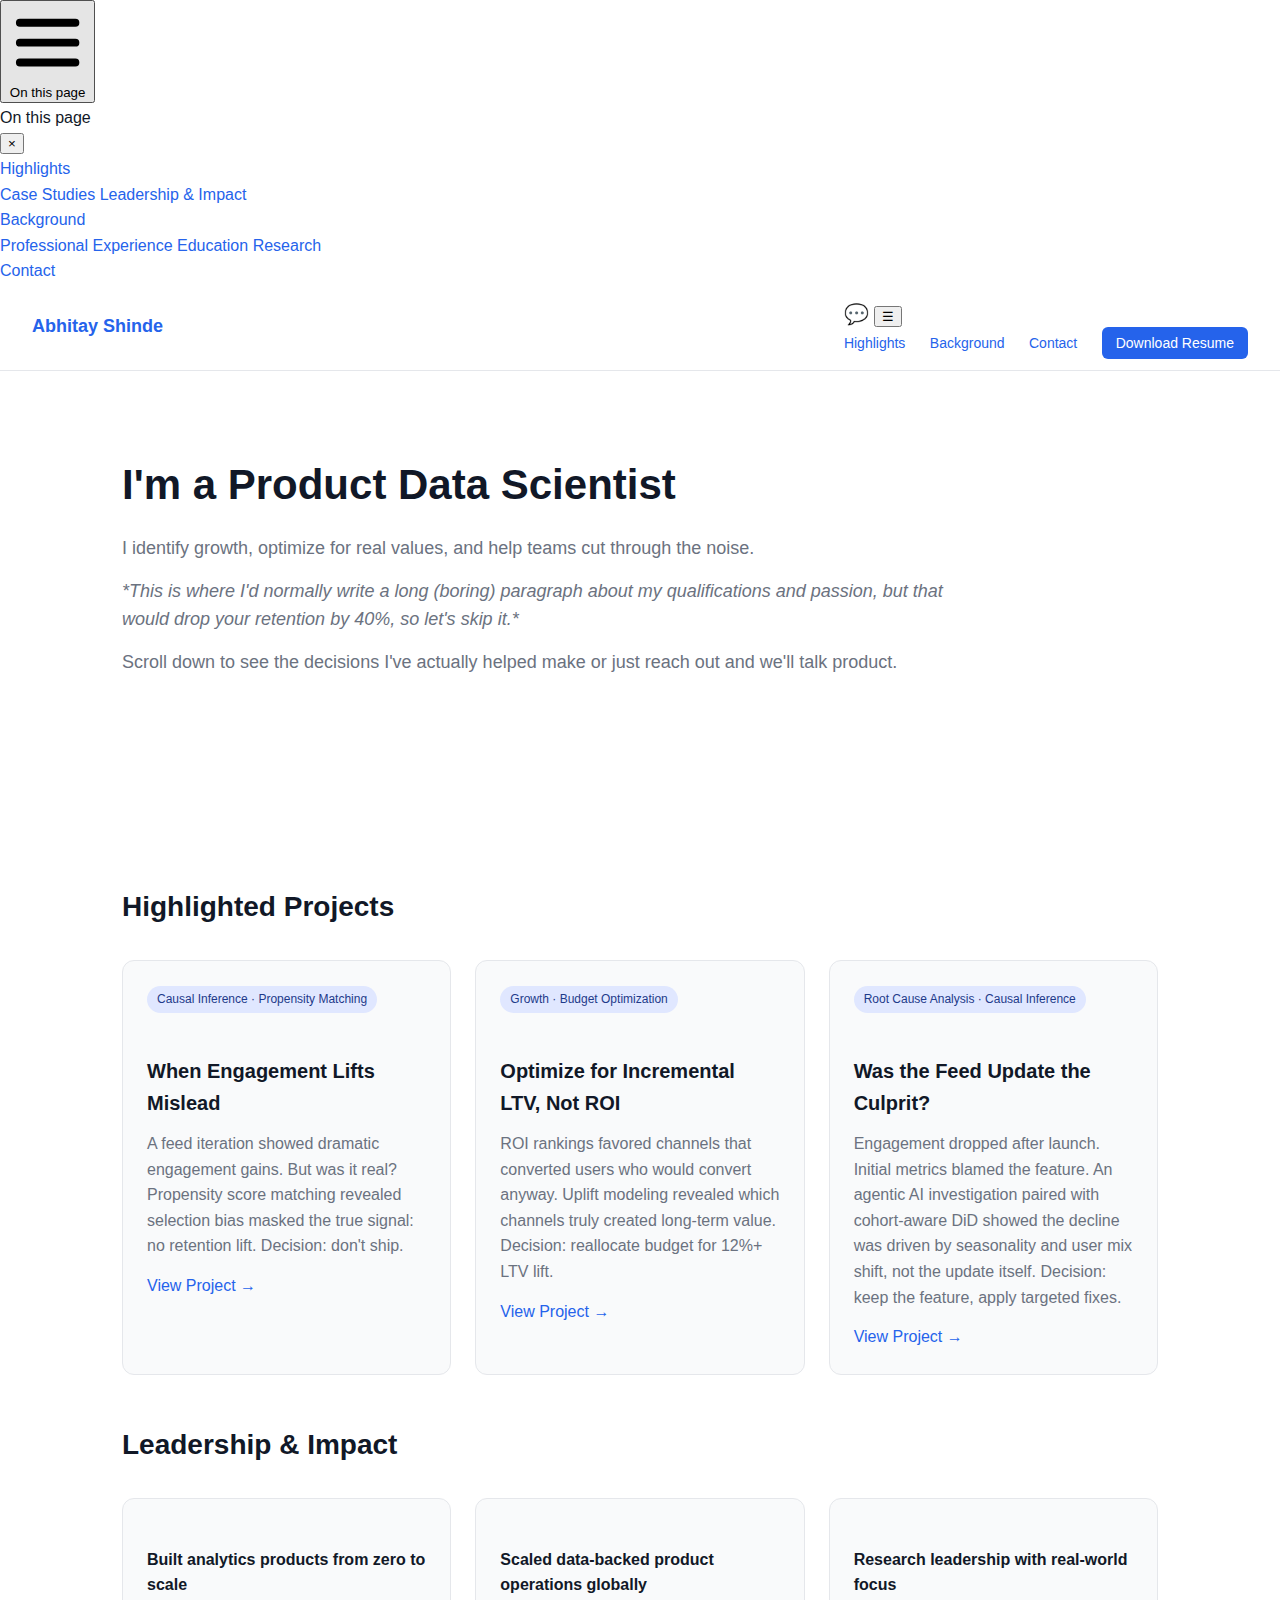
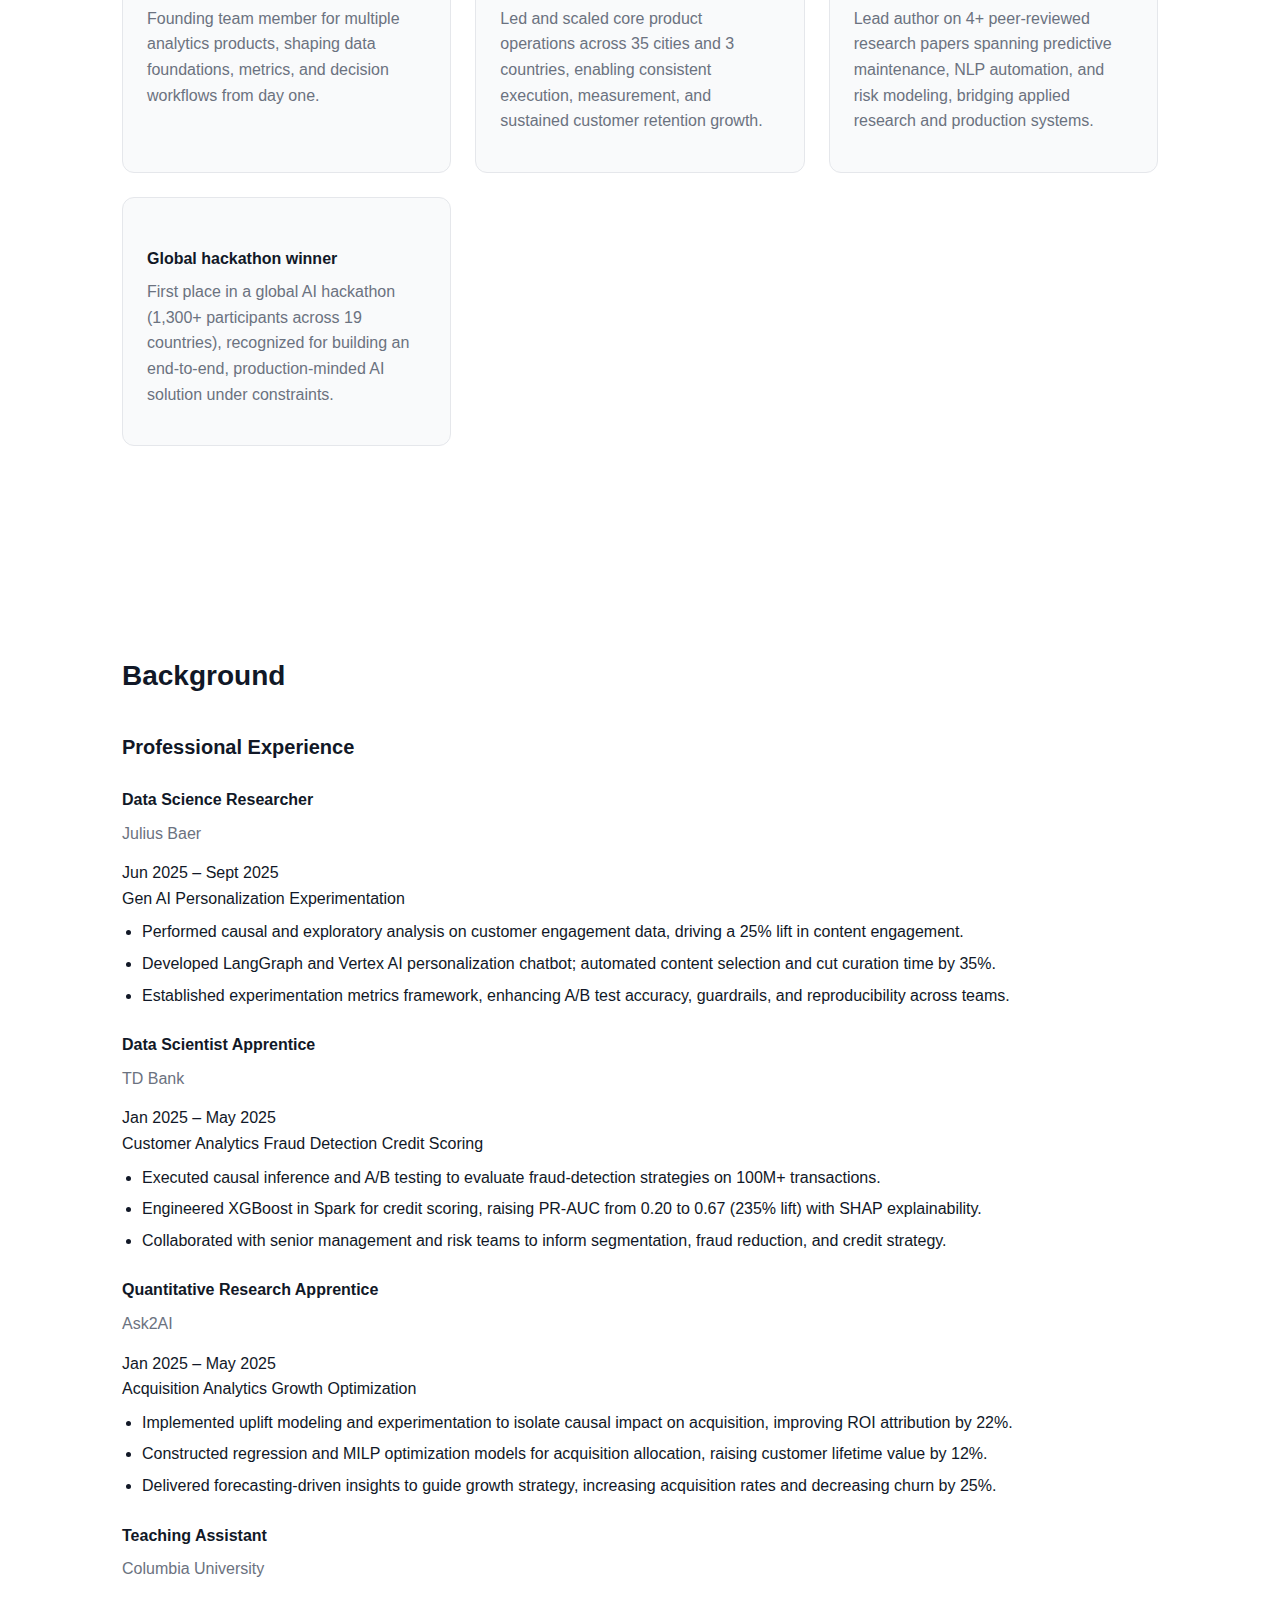
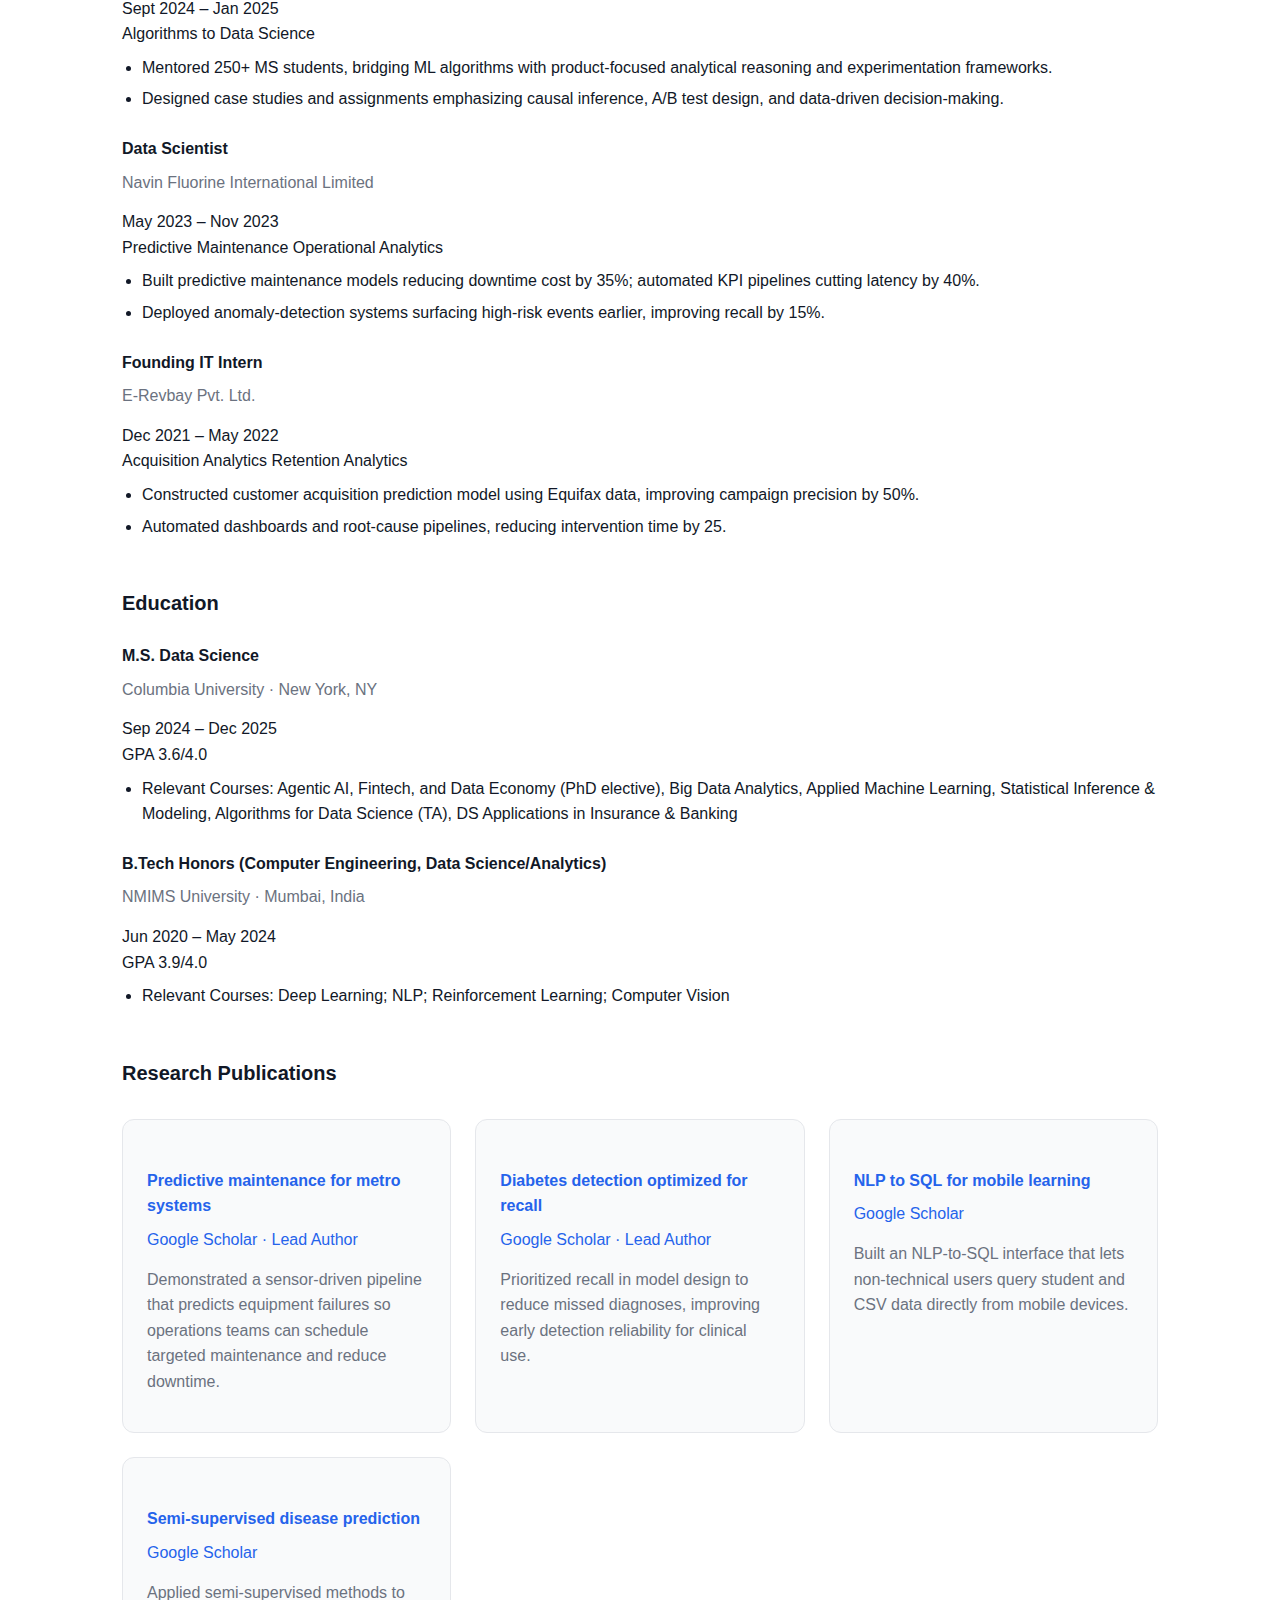
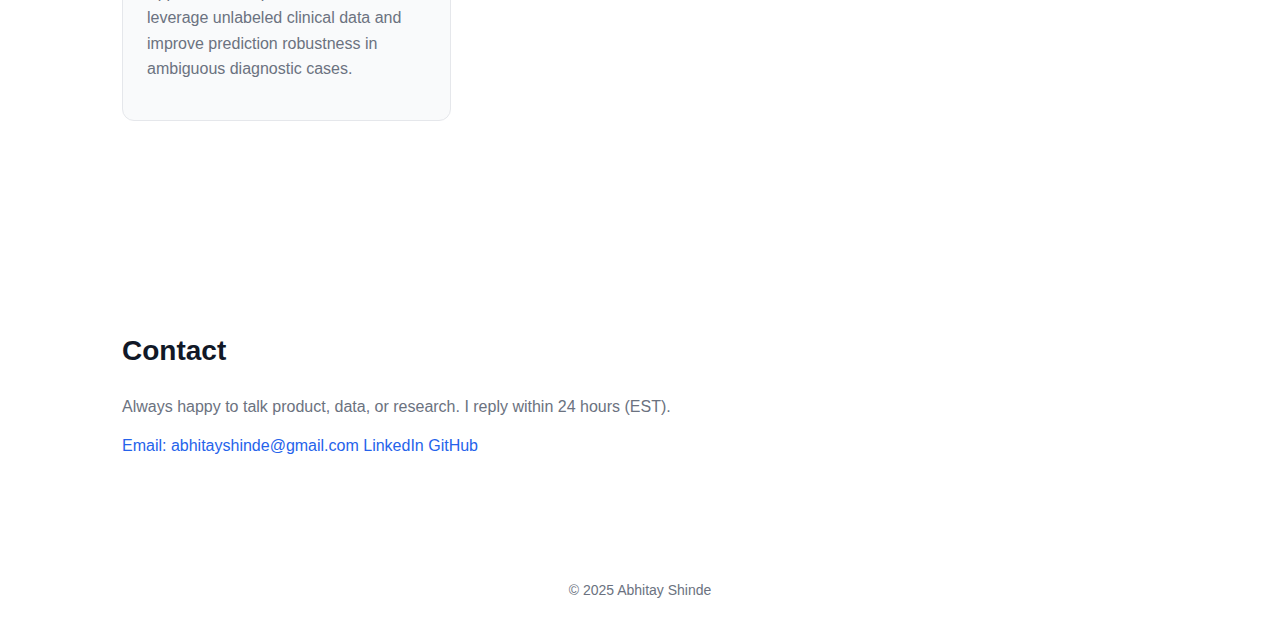
<file: docs/index.html>
<!DOCTYPE html>
<html lang="en">
<head>
  <meta charset="UTF-8" />
  <meta name="viewport" content="width=device-width, initial-scale=1.0"/>
  <meta name="description" content="Product Data Scientist specializing in causal inference, growth optimization, and data-driven decision making. View case studies on propensity matching, uplift modeling, and root cause analysis." />
  <title>Abhitay Shinde | Product Data Scientist</title>
  <link rel="icon" type="image/svg+xml" href="favicon/favicon.svg">
  <link rel="icon" type="image/png" sizes="96x96" href="favicon/favicon-96x96.png">
  <link rel="icon" type="image/png" sizes="192x192" href="favicon/web-app-manifest-192x192.png">
  <link rel="icon" type="image/png" sizes="512x512" href="favicon/web-app-manifest-512x512.png">
  <link rel="apple-touch-icon" href="favicon/apple-touch-icon.png">
  <link rel="shortcut icon" href="favicon/favicon.ico">
  <link rel="stylesheet" href="styles/main.css">
</head>

<body>

  <aside class="side-index collapsible" aria-label="Page index">
    <button class="side-index-toggle" aria-expanded="false" aria-label="Open section list">
      <span class="side-index-icon" aria-hidden="true">
        <svg viewBox="0 0 20 20" xmlns="http://www.w3.org/2000/svg" aria-hidden="true">
          <path d="M3 5h14M3 10h14M3 15h14" stroke="currentColor" stroke-width="2" stroke-linecap="round"/>
        </svg>
      </span>
      <span class="side-index-label">On this page</span>
    </button>
    <div class="side-index-body" hidden>
      <div class="side-index-header">
        <div class="side-index-title">On this page</div>
        <button class="side-index-close" type="button" aria-label="Close section list">×</button>
      </div>
      <div class="side-index-group">
        <a class="side-index-parent" href="#projects">Highlights</a>
        <div class="side-index-children">
          <a href="#case-studies">Case Studies</a>
          <a href="#leadership">Leadership & Impact</a>
        </div>
      </div>
      <div class="side-index-group">
        <a class="side-index-parent" href="#experience">Background</a>
        <div class="side-index-children">
          <a href="#professional-experience">Professional Experience</a>
          <a href="#education">Education</a>
          <a href="#research">Research</a>
        </div>
      </div>
      <a href="#contact">Contact</a>
    </div>
  </aside>

  <!-- NAVBAR -->
  <nav>
    <div class="left"><a href="index.html">Abhitay Shinde</a></div>
    <div class="right">
      <!-- Mobile contact icon -->
      <a
        href="#contact"
        class="nav-contact-icon"
        aria-label="Contact"
        title="Contact"
        style = "font-size: 20px;"
      >
        💬
      </a>
      <button class="nav-toggle" aria-expanded="false" aria-label="Toggle navigation">☰</button>
      <div class="nav-links">
        <a href="#projects">Highlights</a>
        <a href="#experience">Background</a>
        <a href="#contact">Contact</a>
        <a class="btn" href="Shinde Resume.pdf" target="_blank">Download Resume</a>
      </div>
    </div>
  </nav>

   

  <section class="hero">
    <h1>I'm a Product Data Scientist</h1>

  <p class="lead">
    I identify growth, optimize for real values, and help teams cut through the noise.
  </p>

  <div class="hero-joke">
    <p>
      <em>*This is where I'd normally write a long (boring) paragraph about my qualifications and passion, but that would drop your retention by 40%, so let's skip it.*</em>
    </p>
  </div>

  <p class="hero-cta">
    Scroll down to see the decisions I've actually helped make or just reach out and we'll talk product.
  </p>
</section>
</section>

  <!-- PROJECT HIGHLIGHTS -->
  <section id="projects">
    <h2>Highlighted Projects</h2>

    <div id="case-studies" class="cards">
      <div class="card">
        <span class="tag">Causal Inference · Propensity Matching</span>
        <h3>When Engagement Lifts Mislead</h3>
        <p>
          A feed iteration showed dramatic engagement gains. But was it real? Propensity score matching
          revealed selection bias masked the true signal: no retention lift. Decision: don't ship.
        </p>
        <a href="feature-impact.html">View Project →</a>
      </div>

      <div class="card">
        <span class="tag">Growth · Budget Optimization</span>
        <h3>Optimize for Incremental LTV, Not ROI</h3>
        <p>
          ROI rankings favored channels that converted users who would convert anyway. Uplift modeling
          revealed which channels truly created long-term value. Decision: reallocate budget for 12%+ LTV lift.
        </p>
        <a href="growth-allocation.html">View Project →</a>
      </div>

      <div class="card">
        <span class="tag">Root Cause Analysis · Causal Inference</span>
        <h3>Was the Feed Update the Culprit?</h3>
        <p>
Engagement dropped after launch. Initial metrics blamed the feature. An agentic AI investigation paired with cohort-aware DiD showed the decline was driven by seasonality and user mix shift, not the update itself. Decision: keep the feature, apply targeted fixes. </p>
        <a href="ai-insights-copilot.html">View Project →</a>
      </div>
    </div>

    <div id="leadership" style="margin-top: 48px;">
  <h2>Leadership & Impact</h2>

  <div class="cards leadership-cards">
    <div class="card leadership-card">
      <h4>Built analytics products from zero to scale</h4>
      <p>
        Founding team member for multiple analytics products,
        shaping data foundations, metrics, and decision workflows from day one.
      </p>
    </div>

    <div class="card leadership-card">
      <h4>Scaled data-backed product operations globally</h4>
      <p>
        Led and scaled core product operations across 35 cities and 3 countries,
        enabling consistent execution, measurement, and sustained customer retention growth.
      </p>
    </div>

    <div class="card leadership-card">
      <h4>Research leadership with real-world focus</h4>
      <p>
        Lead author on 4+ peer-reviewed research papers spanning predictive maintenance,
        NLP automation, and risk modeling, bridging applied research and production systems.
      </p>
    </div>

    <div class="card leadership-card">
      <h4>Global hackathon winner</h4>
      <p>
        First place in a global AI hackathon (1,300+ participants across 19 countries),
        recognized for building an end-to-end, production-minded AI solution under constraints.
      </p>
    </div>
  </div>
</div>

  </section>

  <!-- EXPERIENCE -->
  <section id="experience">
    <h2>Background</h2>

    <div id="professional-experience">
      <h3>Professional Experience</h3>

      <div class="experience-card">
        <div class="experience-header">
          <div>
            <h4 class="role">Data Science Researcher</h4>
            <p class="company">Julius Baer</p>
          </div>
          <span class="dates">Jun 2025 – Sept 2025</span>
        </div>
        <div class="impact-strip">
          <span class="impact-item">Gen AI Personalization</span>
          <span class="impact-item">Experimentation</span>
        </div>
        <ul>
          <li>Performed causal and exploratory analysis on customer engagement data, driving a 25% lift in content engagement.</li>
          <li>Developed LangGraph and Vertex AI personalization chatbot; automated content selection and cut curation time by 35%.</li>
          <li>Established experimentation metrics framework, enhancing A/B test accuracy, guardrails, and reproducibility across teams.</li>
        </ul>
      </div>

      <div class="experience-card">
        <div class="experience-header">
          <div>
            <h4 class="role">Data Scientist Apprentice</h4>
            <p class="company">TD Bank</p>
          </div>
          <span class="dates">Jan 2025 – May 2025</span>
        </div>
        <div class="impact-strip">
          <span class="impact-item">Customer Analytics</span>
          <span class="impact-item">Fraud Detection</span>
          <span class="impact-item">Credit Scoring</span>
        </div>
        <ul>
          <li>Executed causal inference and A/B testing to evaluate fraud-detection strategies on 100M+ transactions.</li>
          <li>Engineered XGBoost in Spark for credit scoring, raising PR-AUC from 0.20 to 0.67 (235% lift) with SHAP explainability.</li>
          <li>Collaborated with senior management and risk teams to inform segmentation, fraud reduction, and credit strategy.</li>
        </ul>
      </div>

      <div class="experience-card">
        <div class="experience-header">
          <div>
            <h4 class="role">Quantitative Research Apprentice</h4>
            <p class="company">Ask2AI</p>
          </div>
          <span class="dates">Jan 2025 – May 2025</span>
        </div>
        <div class="impact-strip">
          <span class="impact-item">Acquisition Analytics</span>
          <span class="impact-item">Growth Optimization</span>
        </div>
        <ul>
          <li>Implemented uplift modeling and experimentation to isolate causal impact on acquisition, improving ROI attribution by 22%.</li>
          <li>Constructed regression and MILP optimization models for acquisition allocation, raising customer lifetime value by 12%.</li>
          <li>Delivered forecasting-driven insights to guide growth strategy, increasing acquisition rates and decreasing churn by 25%.</li>
        </ul>
      </div>

      <div class="experience-card">
        <div class="experience-header">
          <div>
            <h4 class="role">Teaching Assistant</h4>
            <p class="company">Columbia University</p>
          </div>
          <span class="dates">Sept 2024 – Jan 2025</span>
        </div>
        <div class="impact-strip">
          <span class="impact-item">Algorithms to Data Science</span>
        </div>
        <ul>
          <li>Mentored 250+ MS students, bridging ML algorithms with product-focused analytical reasoning and experimentation frameworks.</li>
          <li>Designed case studies and assignments emphasizing causal inference, A/B test design, and data-driven decision-making.</li>
        </ul>
      </div>

      <div class="experience-card">
        <div class="experience-header">
          <div>
            <h4 class="role">Data Scientist</h4>
            <p class="company">Navin Fluorine International Limited</p>
          </div>
          <span class="dates">May 2023 – Nov 2023</span>
        </div>
        <div class="impact-strip">
          <span class="impact-item">Predictive Maintenance</span>
          <span class="impact-item">Operational Analytics</span>
        </div>
        <ul>
          <li>Built predictive maintenance models reducing downtime cost by 35%; automated KPI pipelines cutting latency by 40%.</li>
          <li>Deployed anomaly-detection systems surfacing high-risk events earlier, improving recall by 15%.</li>
        </ul>
      </div>

      <div class="experience-card">
        <div class="experience-header">
          <div>
            <h4 class="role">Founding IT Intern</h4>
            <p class="company">E-Revbay Pvt. Ltd.</p>
          </div>
          <span class="dates">Dec 2021 – May 2022</span>
        </div>
        <div class="impact-strip">
          <span class="impact-item">Acquisition Analytics</span>
          <span class="impact-item">Retention Analytics</span>
        </div>
        <ul>
          <li>Constructed customer acquisition prediction model using Equifax data, improving campaign precision by 50%.</li>
          <li>Automated dashboards and root-cause pipelines, reducing intervention time by 25.</li>
        </ul>
      </div>
    </div>

    <div id="education" style="margin-top: 48px;">
      <h3>Education</h3>

      <div class="experience-card">
        <div class="experience-header">
          <div>
            <h4 class="role">M.S. Data Science</h4>
            <p class="company">Columbia University · New York, NY</p>
          </div>
          <span class="dates">Sep 2024 – Dec 2025</span>
        </div>
        <div class="impact-strip">
          <span class="impact-item">GPA 3.6/4.0</span>
        </div>
        <ul>
          <li>Relevant Courses: Agentic AI, Fintech, and Data Economy (PhD elective), Big Data Analytics, Applied Machine Learning, 
            Statistical Inference & Modeling, Algorithms for Data Science (TA), DS Applications in Insurance & Banking</li>
        </ul>
      </div>

      <div class="experience-card">
        <div class="experience-header">
          <div>
            <h4 class="role">B.Tech Honors (Computer Engineering, Data Science/Analytics)</h4>
            <p class="company">NMIMS University · Mumbai, India</p>
          </div>
          <span class="dates">Jun 2020 – May 2024</span>
        </div>
        <div class="impact-strip">
          <span class="impact-item">GPA 3.9/4.0</span>
        </div>
        <ul>
          <li>Relevant Courses: Deep Learning; NLP; Reinforcement Learning; Computer Vision</li>
        </ul>
      </div>
    </div>


    <div id="research" style="margin-top: 48px;">
      <h3>Research Publications</h3>
      <div class="cards research-cards">
        <div class="card research-card">
          <h4 class="research-title"><a href="https://scholar.google.com/citations?view_op=view_citation&hl=en&user=f0wnYuYAAAAJ&citation_for_view=f0wnYuYAAAAJ:9yKSN-GCB0IC" target="_blank">Predictive maintenance for metro systems</a></h4>
          <p class="research-meta"><a href="https://scholar.google.com/citations?view_op=view_citation&hl=en&user=f0wnYuYAAAAJ&citation_for_view=f0wnYuYAAAAJ:9yKSN-GCB0IC" target="_blank">Google Scholar · Lead Author</a></p>
          <p>Demonstrated a sensor-driven pipeline that predicts equipment failures so operations teams can schedule targeted maintenance and reduce downtime.</p>
        </div>

        <div class="card research-card">
          <h4 class="research-title"><a href="https://scholar.google.com/citations?view_op=view_citation&hl=en&user=f0wnYuYAAAAJ&citation_for_view=f0wnYuYAAAAJ:u5HHmVD_uO8C" target="_blank">Diabetes detection optimized for recall</a></h4>
          <p class="research-meta"><a href="https://scholar.google.com/citations?view_op=view_citation&hl=en&user=f0wnYuYAAAAJ&citation_for_view=f0wnYuYAAAAJ:u5HHmVD_uO8C" target="_blank">Google Scholar · Lead Author</a></p>
          <p>Prioritized recall in model design to reduce missed diagnoses, improving early detection reliability for clinical use.</p>
        </div>

        <div class="card research-card">
          <h4 class="research-title"><a href="https://scholar.google.com/citations?view_op=view_citation&hl=en&user=f0wnYuYAAAAJ&citation_for_view=f0wnYuYAAAAJ:d1gkVwhDpl0C" target="_blank">NLP to SQL for mobile learning</a></h4>
          <p class="research-meta"><a href="https://scholar.google.com/citations?view_op=view_citation&hl=en&user=f0wnYuYAAAAJ&citation_for_view=f0wnYuYAAAAJ:d1gkVwhDpl0C" target="_blank">Google Scholar</a></p>
          <p>Built an NLP-to-SQL interface that lets non-technical users query student and CSV data directly from mobile devices.</p>
        </div>

        <div class="card research-card">
          <h4 class="research-title"><a href="https://scholar.google.com/citations?view_op=view_citation&hl=en&user=f0wnYuYAAAAJ&citation_for_view=f0wnYuYAAAAJ:qjMakFHDy7sC" target="_blank">Semi-supervised disease prediction</a></h4>
          <p class="research-meta"><a href="https://scholar.google.com/citations?view_op=view_citation&hl=en&user=f0wnYuYAAAAJ&citation_for_view=f0wnYuYAAAAJ:qjMakFHDy7sC" target="_blank">Google Scholar</a></p>
          <p>Applied semi-supervised methods to leverage unlabeled clinical data and improve prediction robustness in ambiguous diagnostic cases.</p>
        </div>
      </div>
    </div>
  </section>

  <!-- CONTACT -->
  <section id="contact" class="contact">
    <h2>Contact</h2>
    <p>Always happy to talk product, data, or research. I reply within 24 hours (EST).</p>

    <div class="contact-links">
      <a class="pill-link primary" href="mailto:abhitayshinde@gmail.com">Email: abhitayshinde@gmail.com</a>
      <a class="pill-link" href="https://www.linkedin.com/in/abhitay" target="_blank">LinkedIn</a>
      <a class="pill-link" href="https://github.com/Abhitay" target="_blank">GitHub</a>
    </div>
  </section>

  <footer>
    © 2025 Abhitay Shinde
  </footer>

  <script>
    // Highlight active nav link based on scroll position
    const sections = document.querySelectorAll('section[id]');
    const navLinks = document.querySelectorAll('nav .right a[href^="#"]');

    function highlightNavLink() {
      let current = '';
      
      sections.forEach(section => {
        const sectionTop = section.offsetTop - 100;
        const sectionHeight = section.clientHeight;
        if (window.scrollY >= sectionTop && window.scrollY < sectionTop + sectionHeight) {
          current = section.getAttribute('id');
        }
      });

      navLinks.forEach(link => {
        link.classList.remove('active');
        if (link.getAttribute('href') === `#${current}`) {
          link.classList.add('active');
        }
      });
    }

    // Add flash effect when ANY internal link is clicked
    const allInternalLinks = document.querySelectorAll('a[href^="#"]');
    allInternalLinks.forEach(link => {
      link.addEventListener('click', function(e) {
        const targetId = this.getAttribute('href').substring(1);
        const targetSection = document.getElementById(targetId);
        
        if (targetSection) {
          // Remove any existing highlight
          document.querySelectorAll('.highlight-flash').forEach(el => {
            el.classList.remove('highlight-flash');
          });
          
          // Add highlight after a short delay to ensure scroll has started
          setTimeout(() => {
            targetSection.classList.add('highlight-flash');
            // Remove class after animation completes
            setTimeout(() => {
              targetSection.classList.remove('highlight-flash');
            }, 1200);
          }, 100);
        }
      });
    });

    // Mobile nav toggle
    const navRight = document.querySelector('nav .right');
    const navToggle = document.querySelector('.nav-toggle');
    const navLinksWrap = document.querySelector('.nav-links');

    if (navRight && navToggle && navLinksWrap) {
      navToggle.addEventListener('click', () => {
        const isOpen = navRight.classList.toggle('open');
        navToggle.setAttribute('aria-expanded', String(isOpen));
      });

      navLinksWrap.querySelectorAll('a').forEach(a => {
        a.addEventListener('click', () => {
          navRight.classList.remove('open');
          navToggle.setAttribute('aria-expanded', 'false');
        });
      });
    }

    // Side index toggle (icon on mobile, hover/click on desktop)
    const sideIndex = document.querySelector('.side-index.collapsible');
    const sideToggle = sideIndex?.querySelector('.side-index-toggle');
    const sideBody = sideIndex?.querySelector('.side-index-body');
    const sideClose = sideIndex?.querySelector('.side-index-close');
    const sideMedia = window.matchMedia('(max-width: 768px)');

    if (sideIndex && sideToggle && sideBody) {
      const openPanel = () => {
        sideIndex.classList.add('open');
        sideToggle.setAttribute('aria-expanded', 'true');
        sideBody.hidden = false;
      };

      const closePanel = () => {
        sideIndex.classList.remove('open');
        sideToggle.setAttribute('aria-expanded', 'false');
        if (sideMedia.matches) {
          setTimeout(() => {
            if (!sideIndex.classList.contains('open')) {
              sideBody.hidden = true;
            }
          }, 180);
        } else {
          sideBody.hidden = true;
        }
      };

      sideToggle.addEventListener('click', (e) => {
        e.preventDefault();
        if (sideIndex.classList.contains('open')) {
          closePanel();
        } else {
          openPanel();
        }
      });

      sideClose?.addEventListener('click', closePanel);

      sideIndex.addEventListener('mouseenter', () => {
        if (!sideMedia.matches) {
          openPanel();
        }
      });

      sideIndex.addEventListener('mouseleave', () => {
        if (!sideMedia.matches) {
          closePanel();
        }
      });

      sideMedia.addEventListener('change', () => {
        sideBody.hidden = !sideIndex.classList.contains('open');
      });
    }

    // Mobile toast prompt for case study links
    const caseStudyLinks = document.querySelectorAll('a[href*="feature-impact.html"], a[href*="growth-allocation.html"], a[href*="ai-insights-copilot.html"]');
    const isMobile = () => window.matchMedia('(max-width: 768px)').matches;
    let pendingHref = null;

    const ensureToast = () => {
      let overlay = document.querySelector('.toast-overlay');
      let toast = document.querySelector('.toast-banner');
      if (!overlay || !toast) {
        overlay = document.createElement('div');
        overlay.className = 'toast-overlay';
        toast = document.createElement('div');
        toast.className = 'toast-banner';
        toast.innerHTML = `
          <div class="toast-title">Best viewed on desktop</div>
          <div class="toast-text">These case studies are easier to read on a larger screen. Continue on mobile?</div>
          <div class="toast-buttons">
            <button class="btn-secondary" type="button" data-toast-cancel>Cancel</button>
            <button class="btn-primary" type="button" data-toast-continue>Continue</button>
          </div>
        `;
        overlay.appendChild(toast);
        document.body.appendChild(overlay);

        const closeToast = () => {
          overlay?.classList.remove('show');
          toast?.classList.remove('show');
          pendingHref = null;
        };

        overlay.addEventListener('click', (e) => {
          if (e.target === overlay) closeToast();
        });

        toast.querySelector('[data-toast-cancel]')?.addEventListener('click', closeToast);
        toast.querySelector('[data-toast-continue]')?.addEventListener('click', () => {
          if (pendingHref) {
            window.location.href = pendingHref;
          }
          closeToast();
        });
      }
      return { overlay, toast };
    };

    caseStudyLinks.forEach(link => {
      link.addEventListener('click', (e) => {
        if (!isMobile()) return;
        e.preventDefault();
        pendingHref = link.href;
        const { overlay, toast } = ensureToast();
        overlay.classList.add('show');
        toast.classList.add('show');
      });
    });

    window.addEventListener('scroll', highlightNavLink);
    highlightNavLink(); // Call on page load
  </script>

</body>
</html>
</file>
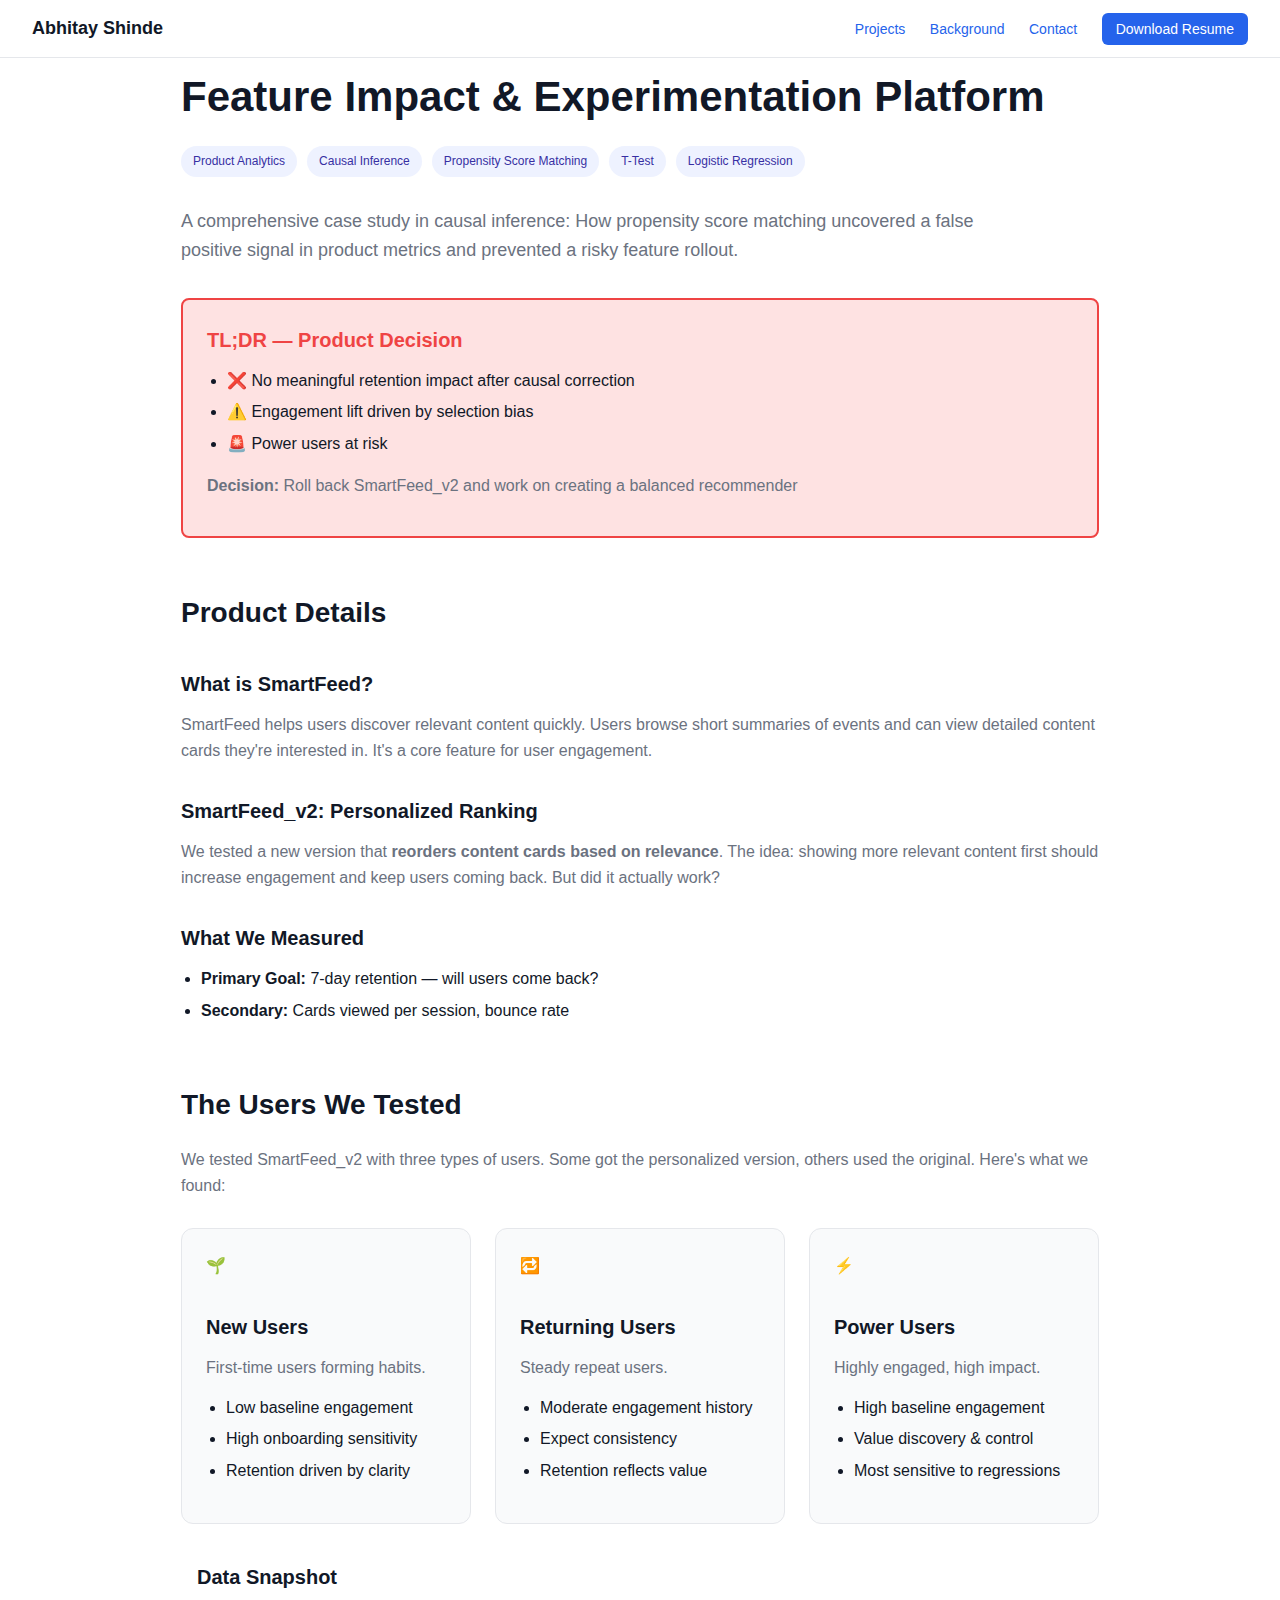
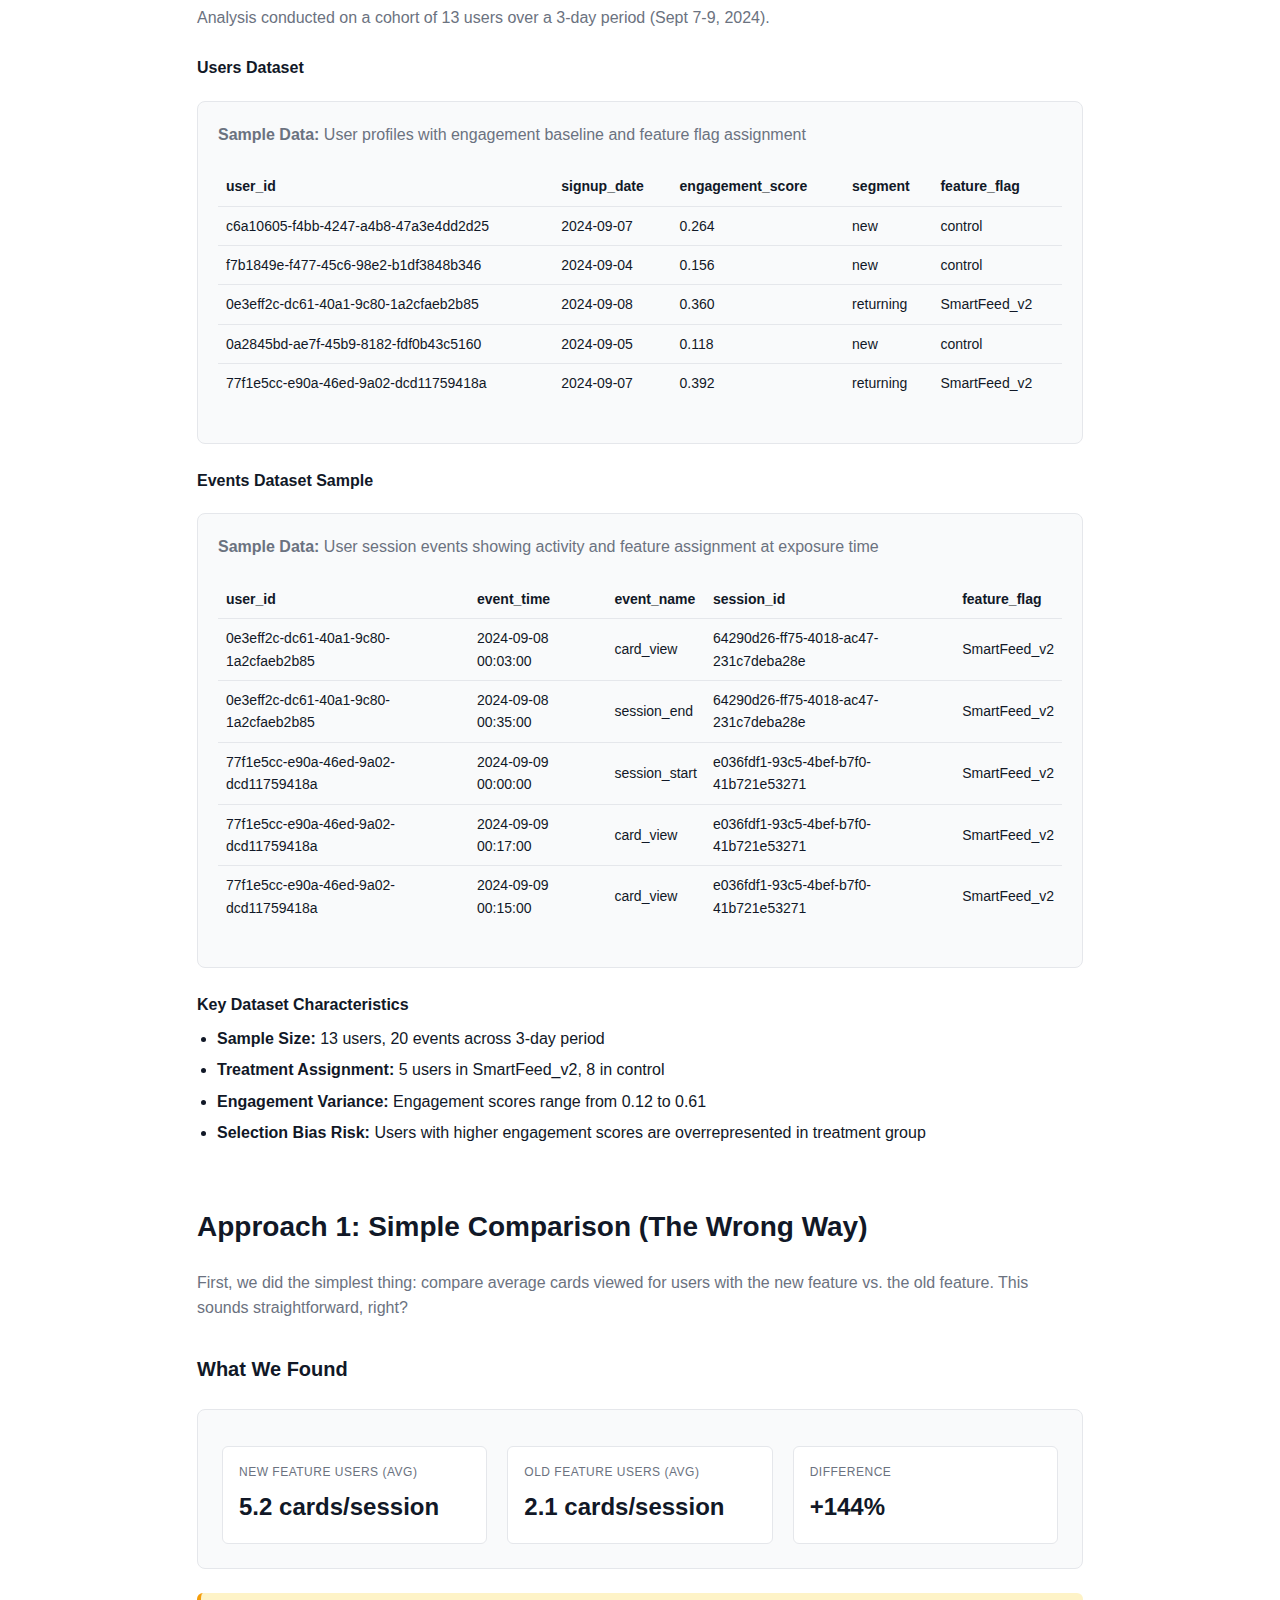
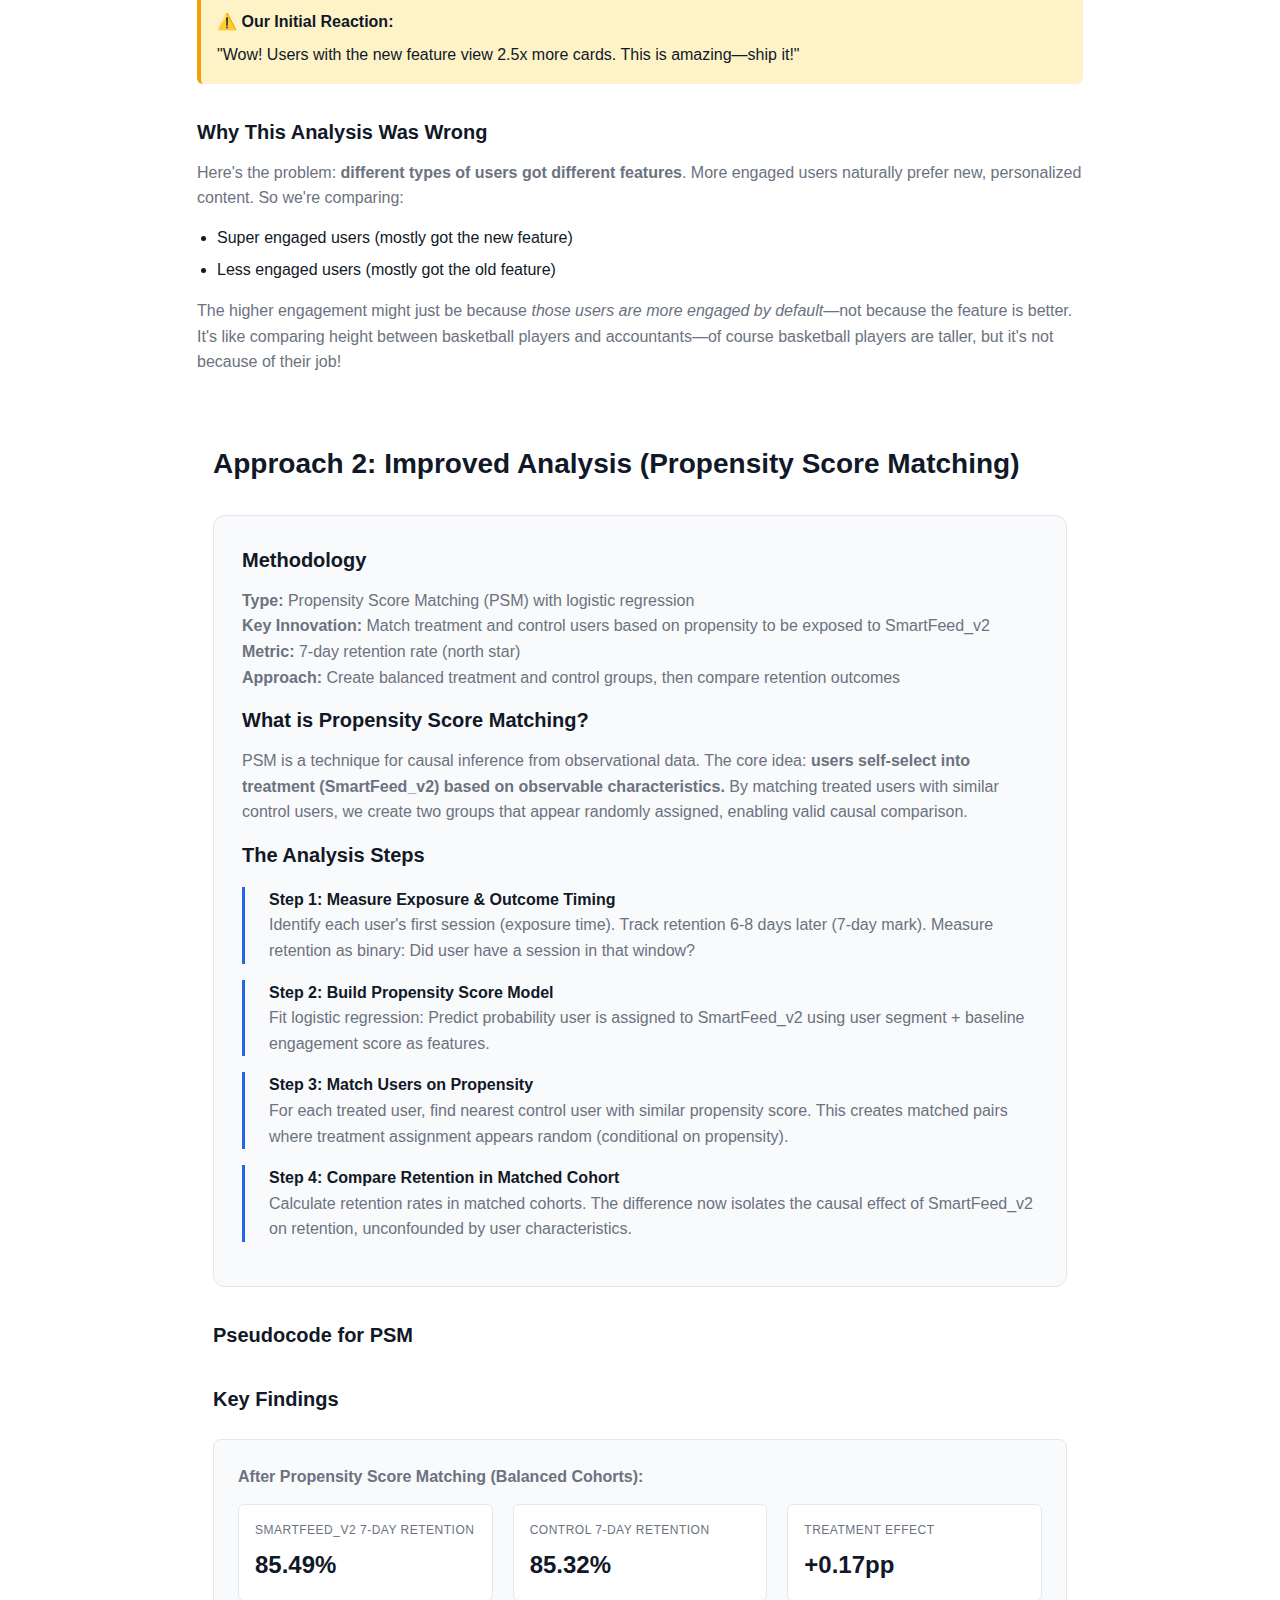
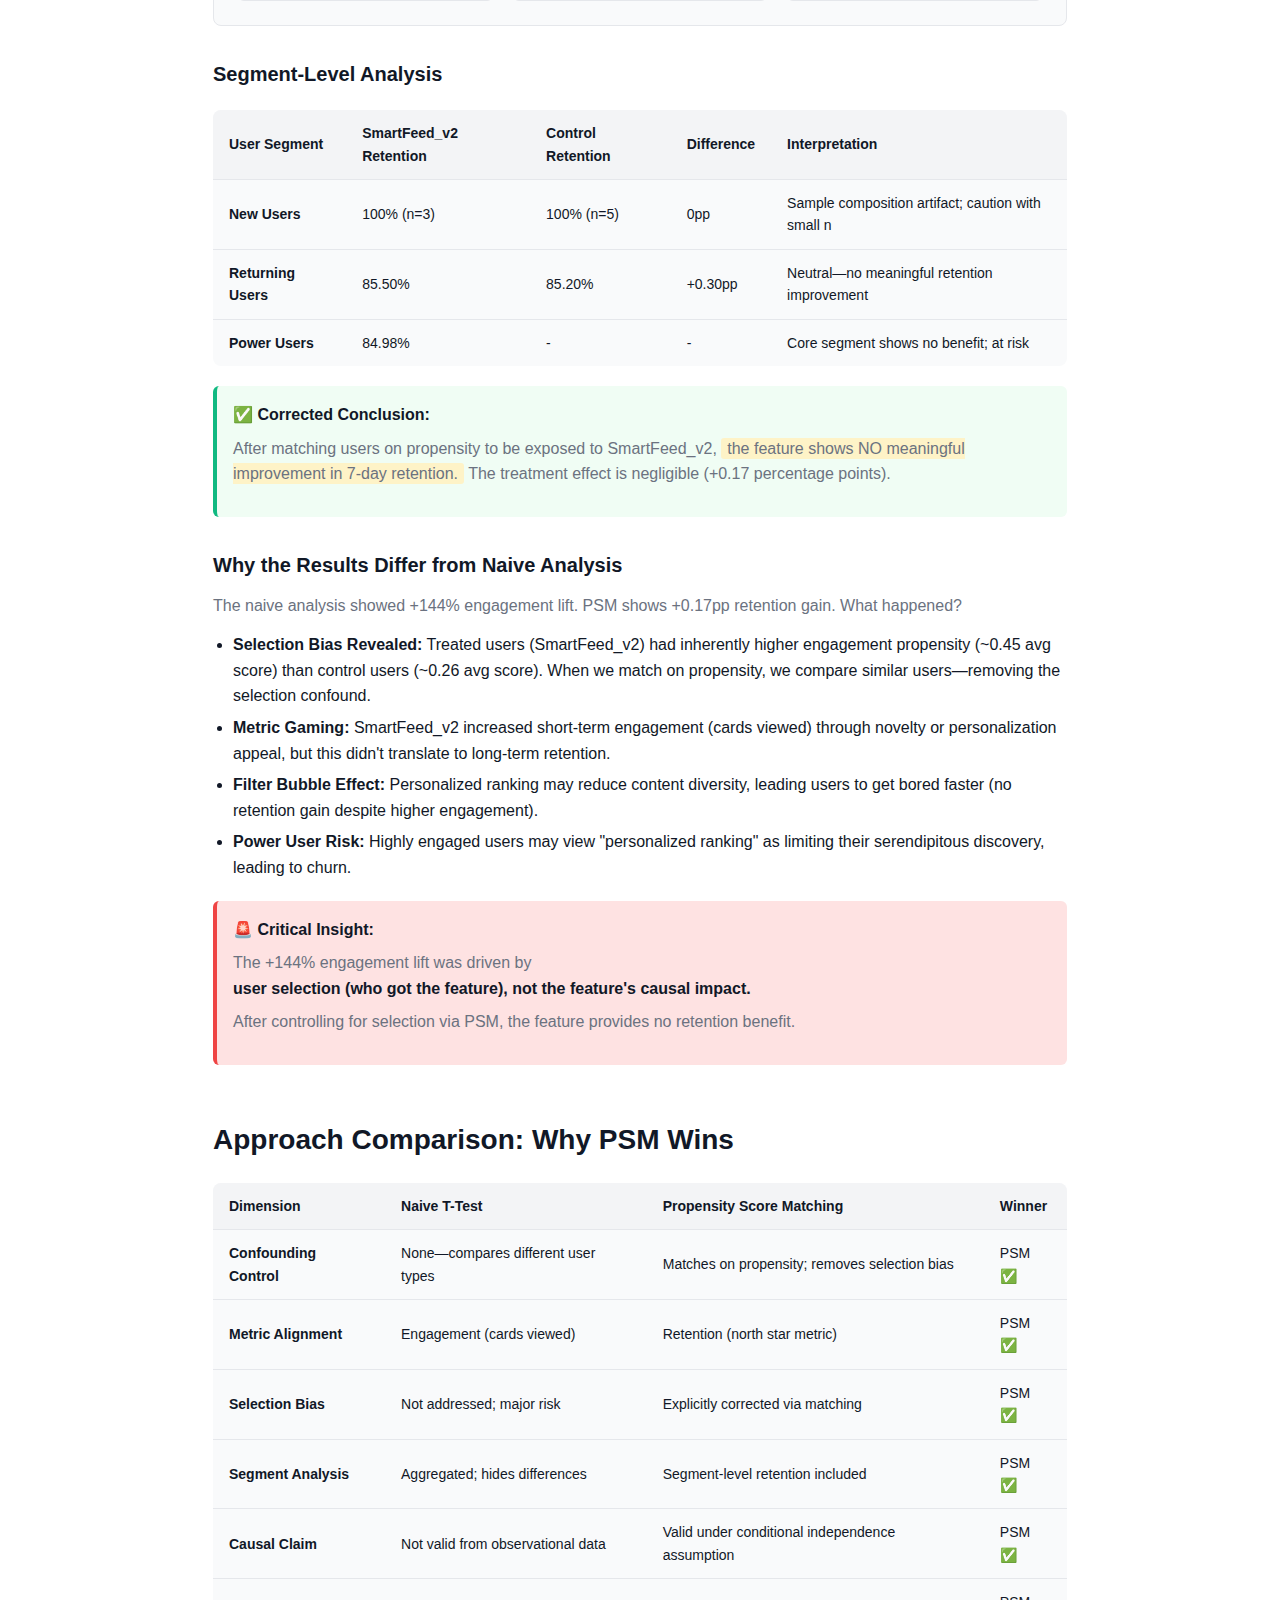
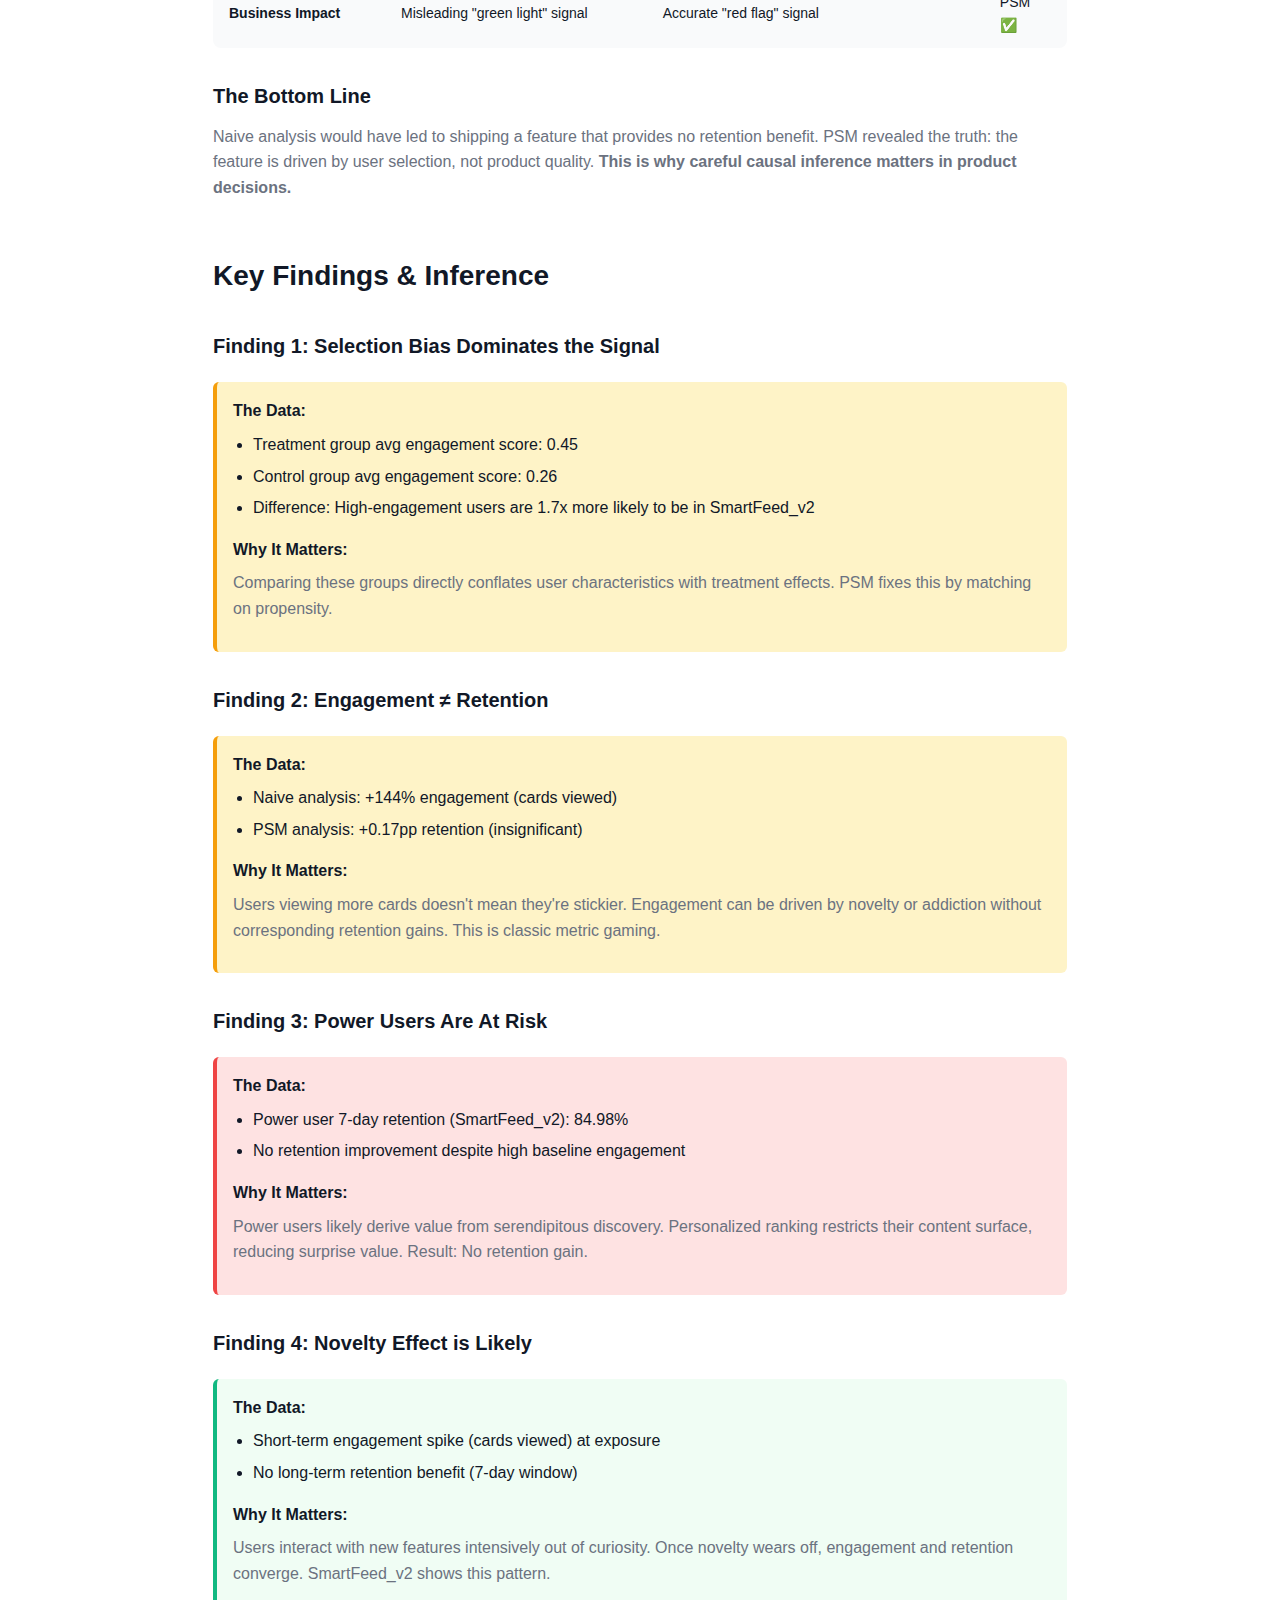
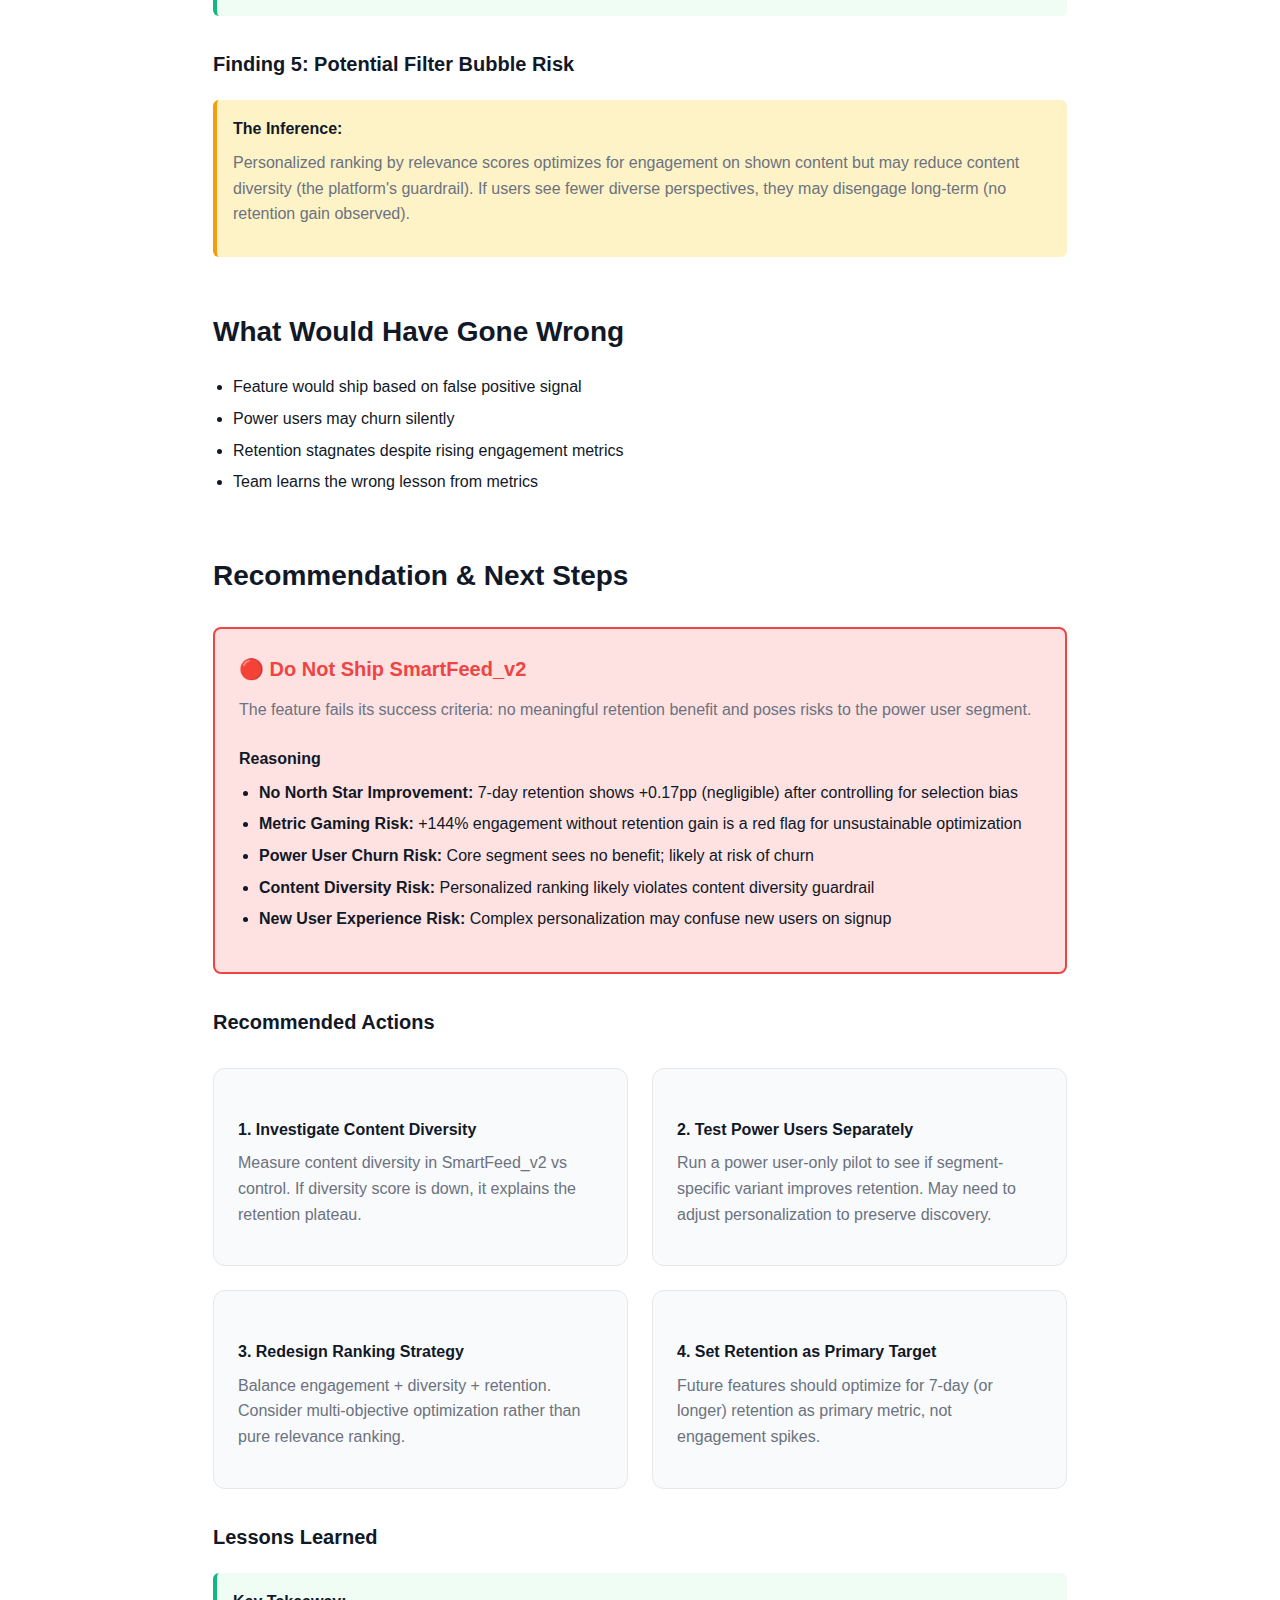
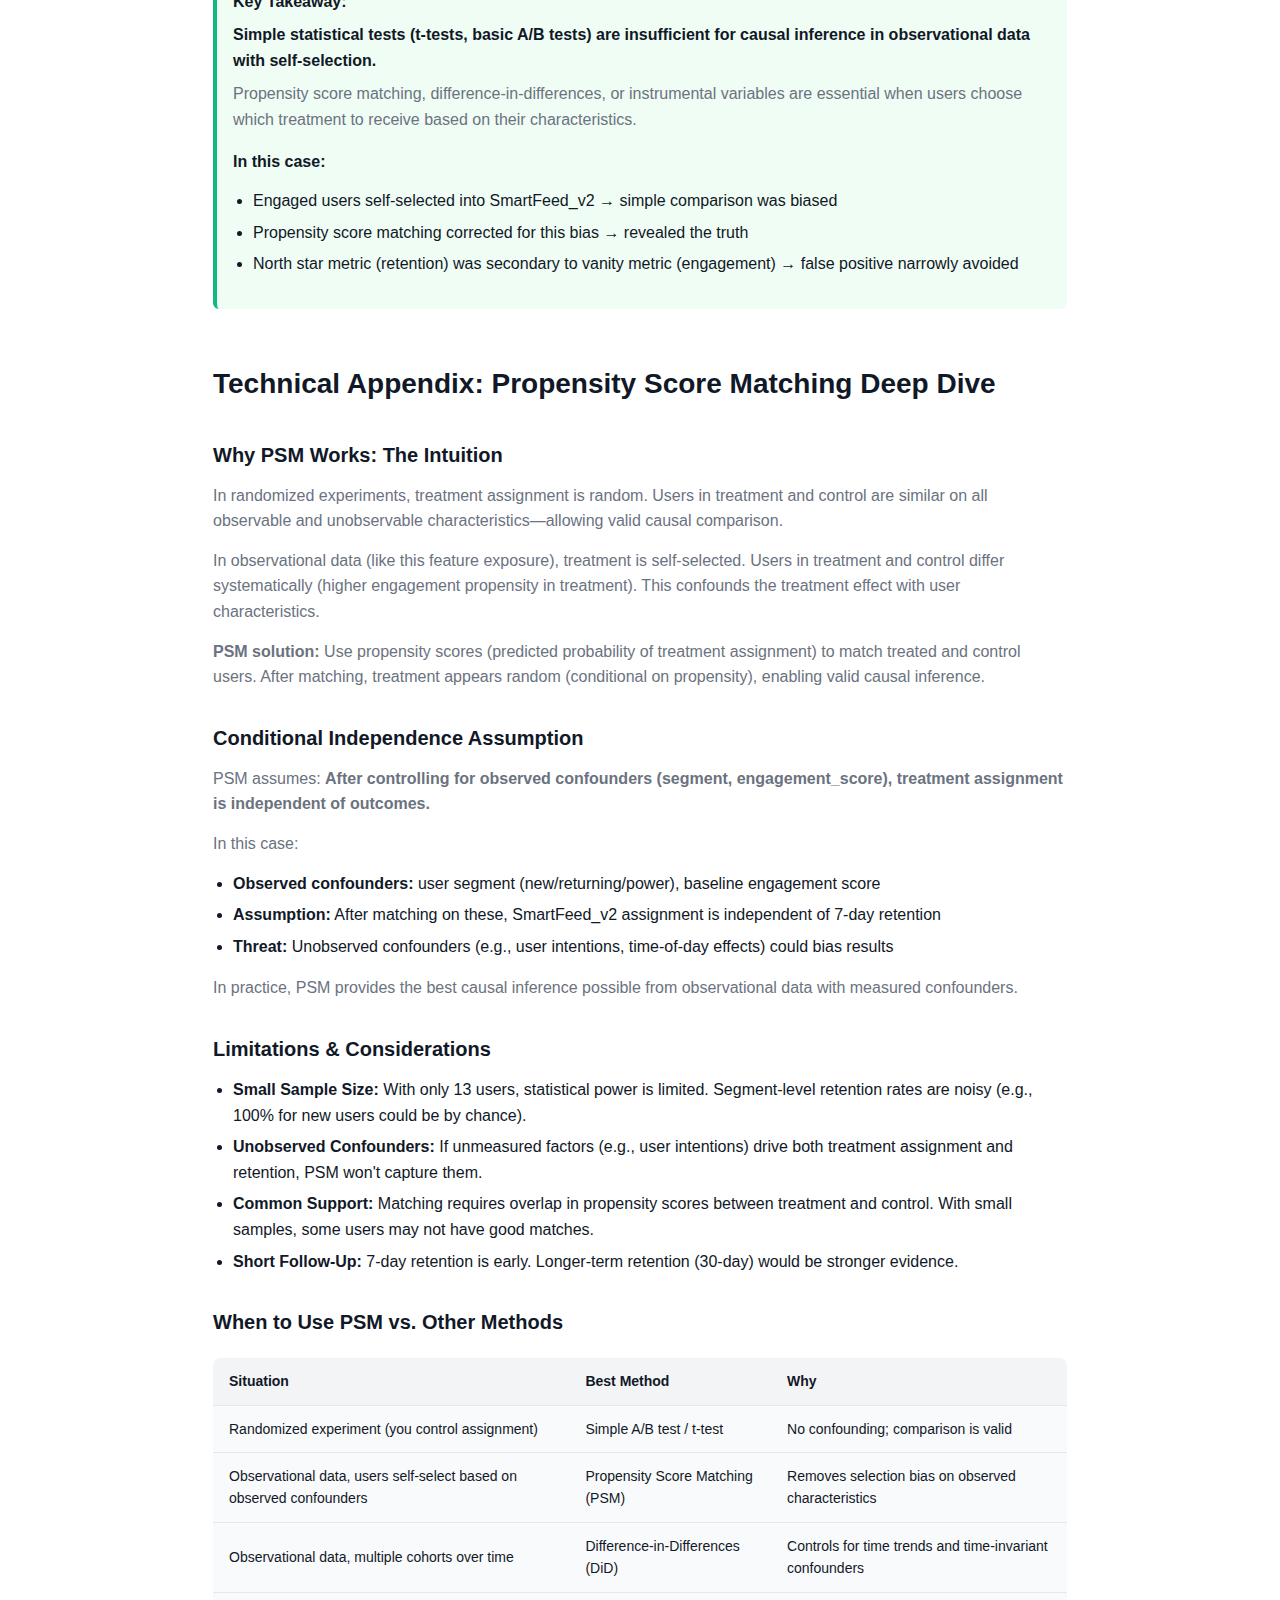
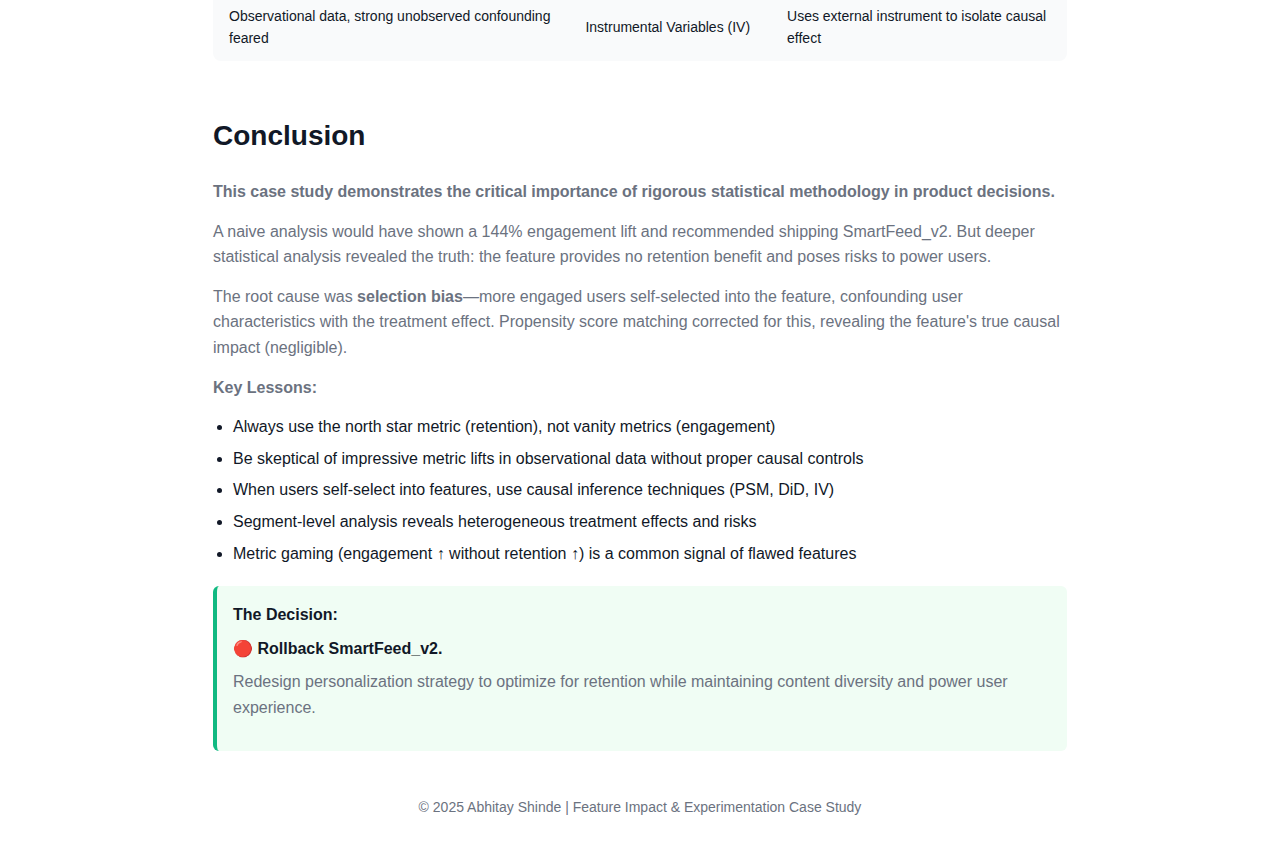
<file: docs/feature-impact.html>
<!DOCTYPE html>
<html lang="en">
<head>
  <meta charset="UTF-8" />
  <meta name="viewport" content="width=device-width, initial-scale=1.0"/>
  <title>Feature Impact & Experimentation Platform | Case Study</title>

  <link rel="stylesheet" href="styles/main.css">

  <style>
    /* ---------- PAGE-SPECIFIC STYLES: feature-impact.html ---------- */

    section {
      padding: 5px 16px;
      max-width: 950px;
      margin: 0 auto;
    }

    section + section {
      padding-top: 0;
    }

    /* ---------- CODE/PSEUDOCODE ---------- */
    .code-block {
      background: #1f2937;
      color: #f3f4f6;
      padding: 14px;
      border-radius: 6px;
      overflow-x: auto;
      font-family: 'Courier New', monospace;
      font-size: 12px;
      line-height: 1.4;
      margin: 16px 0;
      display: none;
    }

    .code-label {
      font-size: 12px;
      color: #9ca3af;
      margin-bottom: 8px;
      font-weight: 500;
    }

    /* ---------- METRICS BOX ---------- */
    .metrics-box {
      background: var(--card);
      border: 1px solid var(--border);
      border-radius: 8px;
      padding: 24px;
      margin: 24px 0;
    }

    .metrics-row {
      display: grid;
      grid-template-columns: repeat(auto-fit, minmax(200px, 1fr));
      gap: 20px;
      margin-top: 12px;
    }

    .metric-item {
      background: white;
      padding: 16px;
      border-radius: 6px;
      border: 1px solid var(--border);
    }

    .metric-label {
      font-size: 12px;
      color: var(--muted);
      margin-bottom: 6px;
      text-transform: uppercase;
      letter-spacing: 0.5px;
    }

    .metric-value {
      font-size: 24px;
      font-weight: 600;
      color: var(--text);
    }

    /* ---------- APPROACH SECTION ---------- */
    .approach {
      background: var(--card);
      border: 1px solid var(--border);
      border-radius: 12px;
      padding: 28px;
      margin: 28px 0;
    }

    .approach h3 {
      margin-top: 0;
    }

    .approach-step {
      margin: 16px 0;
      padding-left: 24px;
      border-left: 3px solid var(--accent);
    }

    .approach-step strong {
      color: var(--text);
    }

    /* ---------- FINDINGS BOX ---------- */
    .findings {
      background: #f0fdf4;
      border-left: 4px solid var(--success);
      padding: 16px;
      border-radius: 6px;
      margin: 20px 0;
    }

    .findings.warning {
      background: #fef3c7;
      border-left-color: var(--warning);
    }

    .findings.danger {
      background: #fee2e2;
      border-left-color: var(--danger);
    }

    .findings strong {
      display: block;
      margin-bottom: 8px;
      color: var(--text);
    }

    /* ---------- DATA SNAPSHOT ---------- */
    .data-snapshot {
      background: var(--card);
      border: 1px solid var(--border);
      border-radius: 8px;
      padding: 20px;
      margin: 20px 0;
    }

    .snapshot-table {
      font-size: 13px;
      width: 100%;
      border-collapse: collapse;
    }

    .snapshot-table td {
      padding: 8px;
      border-bottom: 1px solid var(--border);
    }

    .snapshot-table tr:last-child td {
      border-bottom: none;
    }

    /* ---------- RECOMMENDATION ---------- */
    .recommendation {
      background: #fee2e2;
      border: 2px solid var(--danger);
      border-radius: 8px;
      padding: 24px;
      margin: 28px 0;
    }

    .recommendation h3 {
      color: var(--danger);
      margin-top: 0;
    }

    .recommendation.positive {
      background: #f0fdf4;
      border-color: var(--success);
    }

    .recommendation.positive h3 {
      color: var(--success);
    }

    /* ---------- BACK LINK ---------- */
    .back-link {
      font-size: 14px;
      margin-bottom: 20px;
    }
  </style>
</head>

<body>

  <!-- NAVBAR -->
  <nav>
  <div class="left">Abhitay Shinde</div>
  <div class="right">
    <a href="index.html#projects">Projects</a>
    <a href="index.html#experience">Background</a>
    <a href="index.html#contact">Contact</a>
    <a class="btn" href="../resume.pdf" target="_blank">Download Resume</a>
  </div>
</nav>


  <!-- HERO -->
  <section class="hero">
    <h1>Feature Impact & Experimentation Platform</h1>
    <div class="tech-tags">
  <span class="tag">Product Analytics</span>
  <span class="tag">Causal Inference</span>
  <span class="tag">Propensity Score Matching</span>
  <span class="tag">T-Test</span>
  <span class="tag">Logistic Regression</span>
</div>

    <p>
      A comprehensive case study in causal inference: How propensity score matching uncovered 
      a false positive signal in product metrics and prevented a risky feature rollout.
    </p>
    
  </section>
<section>
  <div class="recommendation danger">
    <h3>TL;DR — Product Decision</h3>
    <ul>
      <li>❌ No meaningful retention impact after causal correction</li>
      <li>⚠️ Engagement lift driven by selection bias</li>
      <li>🚨 Power users at risk</li>
    </ul>
    <p><strong>Decision:</strong> Roll back SmartFeed_v2 and work on creating a balanced recommender</p>
  </div>
</section>
  <!-- PRODUCT DETAILS -->
  <section>
    <h2>Product Details</h2>
    
    <h3>What is SmartFeed?</h3>
    <p>
      SmartFeed helps users discover relevant content quickly. Users browse short summaries of events and can view detailed content cards they're interested in. It's a core feature for user engagement.
    </p>

    <h3>SmartFeed_v2: Personalized Ranking</h3>
    <p>
      We tested a new version that <strong>reorders content cards based on relevance</strong>. The idea: showing more relevant content first should increase engagement and keep users coming back. But did it actually work?
    </p>

    <h3>What We Measured</h3>
    <ul>
      <li><strong>Primary Goal:</strong> 7-day retention — will users come back?</li>
      <li><strong>Secondary:</strong> Cards viewed per session, bounce rate</li>
    </ul>
  </section>

  <!-- USERS & USAGE -->
  <section>
    <h2>The Users We Tested</h2>

    <p>
      We tested SmartFeed_v2 with three types of users. Some got the personalized version, others used the original. Here's what we found:
    </p>
<div class="cards">
    <div class="card user new">
      <div class="user-header">
        <span class="emoji">🌱</span><h3>New Users</h3>
      </div>
      <p class="user-subtitle">First-time users forming habits.</p>
      <ul>
        <li>Low baseline engagement</li>
        <li>High onboarding sensitivity</li>
        <li>Retention driven by clarity</li>
      </ul>
    </div>

    <div class="card user returning">
      <div class="user-header">
        <span class="emoji">🔁</span><h3>Returning Users</h3>
      </div>
      <p class="user-subtitle">Steady repeat users.</p>
      <ul>
        <li>Moderate engagement history</li>
        <li>Expect consistency</li>
        <li>Retention reflects value</li>
      </ul>
    </div>

    <div class="card user power">
      <div class="user-header">
        <span class="emoji">⚡</span><h3>Power Users</h3>
      </div>
      <p class="user-subtitle">Highly engaged, high impact.</p>
      <ul>
        <li>High baseline engagement</li>
        <li>Value discovery & control</li>
        <li>Most sensitive to regressions</li>
      </ul>
    </div>
  </div>

  <!-- DATA SNAPSHOT -->
  <section>
    <h3>Data Snapshot</h3>
    <p>Analysis conducted on a cohort of 13 users over a 3-day period (Sept 7-9, 2024).</p>

    <h4>Users Dataset</h4>
    <div class="data-snapshot">
      <p><strong>Sample Data:</strong> User profiles with engagement baseline and feature flag assignment</p>
      <table class="snapshot-table">
        <tr>
          <td><strong>user_id</strong></td>
          <td><strong>signup_date</strong></td>
          <td><strong>engagement_score</strong></td>
          <td><strong>segment</strong></td>
          <td><strong>feature_flag</strong></td>
        </tr>
        <tr>
          <td>c6a10605-f4bb-4247-a4b8-47a3e4dd2d25</td>
          <td>2024-09-07</td>
          <td>0.264</td>
          <td>new</td>
          <td>control</td>
        </tr>
        <tr>
          <td>f7b1849e-f477-45c6-98e2-b1df3848b346</td>
          <td>2024-09-04</td>
          <td>0.156</td>
          <td>new</td>
          <td>control</td>
        </tr>
        <tr>
          <td>0e3eff2c-dc61-40a1-9c80-1a2cfaeb2b85</td>
          <td>2024-09-08</td>
          <td>0.360</td>
          <td>returning</td>
          <td>SmartFeed_v2</td>
        </tr>
        <tr>
          <td>0a2845bd-ae7f-45b9-8182-fdf0b43c5160</td>
          <td>2024-09-05</td>
          <td>0.118</td>
          <td>new</td>
          <td>control</td>
        </tr>
        <tr>
          <td>77f1e5cc-e90a-46ed-9a02-dcd11759418a</td>
          <td>2024-09-07</td>
          <td>0.392</td>
          <td>returning</td>
          <td>SmartFeed_v2</td>
        </tr>
      </table>
    </div>

    <h4>Events Dataset Sample</h4>
    <div class="data-snapshot">
      <p><strong>Sample Data:</strong> User session events showing activity and feature assignment at exposure time</p>
      <table class="snapshot-table">
        <tr>
          <td><strong>user_id</strong></td>
          <td><strong>event_time</strong></td>
          <td><strong>event_name</strong></td>
          <td><strong>session_id</strong></td>
          <td><strong>feature_flag</strong></td>
        </tr>
        <tr>
          <td>0e3eff2c-dc61-40a1-9c80-1a2cfaeb2b85</td>
          <td>2024-09-08 00:03:00</td>
          <td>card_view</td>
          <td>64290d26-ff75-4018-ac47-231c7deba28e</td>
          <td>SmartFeed_v2</td>
        </tr>
        <tr>
          <td>0e3eff2c-dc61-40a1-9c80-1a2cfaeb2b85</td>
          <td>2024-09-08 00:35:00</td>
          <td>session_end</td>
          <td>64290d26-ff75-4018-ac47-231c7deba28e</td>
          <td>SmartFeed_v2</td>
        </tr>
        <tr>
          <td>77f1e5cc-e90a-46ed-9a02-dcd11759418a</td>
          <td>2024-09-09 00:00:00</td>
          <td>session_start</td>
          <td>e036fdf1-93c5-4bef-b7f0-41b721e53271</td>
          <td>SmartFeed_v2</td>
        </tr>
        <tr>
          <td>77f1e5cc-e90a-46ed-9a02-dcd11759418a</td>
          <td>2024-09-09 00:17:00</td>
          <td>card_view</td>
          <td>e036fdf1-93c5-4bef-b7f0-41b721e53271</td>
          <td>SmartFeed_v2</td>
        </tr>
        <tr>
          <td>77f1e5cc-e90a-46ed-9a02-dcd11759418a</td>
          <td>2024-09-09 00:15:00</td>
          <td>card_view</td>
          <td>e036fdf1-93c5-4bef-b7f0-41b721e53271</td>
          <td>SmartFeed_v2</td>
        </tr>
      </table>
    </div>

    <h4>Key Dataset Characteristics</h4>
    <ul>
      <li><strong>Sample Size:</strong> 13 users, 20 events across 3-day period</li>
      <li><strong>Treatment Assignment:</strong> 5 users in SmartFeed_v2, 8 in control</li>
      <li><strong>Engagement Variance:</strong> Engagement scores range from 0.12 to 0.61</li>
      <li><strong>Selection Bias Risk:</strong> Users with higher engagement scores are overrepresented in treatment group</li>
    </ul>
  </section>

  <!-- APPROACH 1: NAIVE BAYES -->
  <section>
    <h2>Approach 1: Simple Comparison (The Wrong Way)</h2>

    <p>
      First, we did the simplest thing: compare average cards viewed for users with the new feature vs. the old feature. This sounds straightforward, right?
    </p>

    <h3>What We Found</h3>
    <div class="metrics-box">
      <div class="metrics-row">
        <div class="metric-item">
          <div class="metric-label">New Feature Users (Avg)</div>
          <div class="metric-value positive">5.2 cards/session</div>
        </div>
        <div class="metric-item">
          <div class="metric-label">Old Feature Users (Avg)</div>
          <div class="metric-value">2.1 cards/session</div>
        </div>
        <div class="metric-item">
          <div class="metric-label">Difference</div>
          <div class="metric-value positive">+144%</div>
        </div>
      </div>
    </div>

    <div class="findings warning">
      <strong>⚠️ Our Initial Reaction:</strong> "Wow! Users with the new feature view 2.5x more cards. This is amazing—ship it!"
    </div>

    <h3>Why This Analysis Was Wrong</h3>
    <p>
      Here's the problem: <strong>different types of users got different features</strong>. More engaged users naturally prefer new, personalized content. So we're comparing:
    </p>
    <ul>
      <li>Super engaged users (mostly got the new feature)</li>
      <li>Less engaged users (mostly got the old feature)</li>
    </ul>

    <p>
      The higher engagement might just be because <em>those users are more engaged by default</em>—not because the feature is better. It's like comparing height between basketball players and accountants—of course basketball players are taller, but it's not because of their job!
    </p>

  <!-- APPROACH 2: PSM -->
  <section>
    <h2>Approach 2: Improved Analysis (Propensity Score Matching)</h2>

    <div class="approach">
      <h3>Methodology</h3>
      <p>
        <strong>Type:</strong> Propensity Score Matching (PSM) with logistic regression<br>
        <strong>Key Innovation:</strong> Match treatment and control users based on propensity to be exposed to SmartFeed_v2<br>
        <strong>Metric:</strong> 7-day retention rate (north star)<br>
        <strong>Approach:</strong> Create balanced treatment and control groups, then compare retention outcomes
      </p>

      <h3>What is Propensity Score Matching?</h3>
      <p>
        PSM is a technique for causal inference from observational data. The core idea: 
        <strong>users self-select into treatment (SmartFeed_v2) based on observable characteristics.</strong> 
        By matching treated users with similar control users, we create two groups that appear 
        randomly assigned, enabling valid causal comparison.
      </p>

      <h3>The Analysis Steps</h3>
      <div class="approach-step">
        <strong>Step 1: Measure Exposure & Outcome Timing</strong>
        <p>
          Identify each user's first session (exposure time). Track retention 6-8 days later 
          (7-day mark). Measure retention as binary: Did user have a session in that window?
        </p>
      </div>
      <div class="approach-step">
        <strong>Step 2: Build Propensity Score Model</strong>
        <p>
          Fit logistic regression: Predict probability user is assigned to SmartFeed_v2 
          using user segment + baseline engagement score as features.
        </p>
      </div>
      <div class="approach-step">
        <strong>Step 3: Match Users on Propensity</strong>
        <p>
          For each treated user, find nearest control user with similar propensity score. 
          This creates matched pairs where treatment assignment appears random (conditional on propensity).
        </p>
      </div>
      <div class="approach-step">
        <strong>Step 4: Compare Retention in Matched Cohort</strong>
        <p>
          Calculate retention rates in matched cohorts. The difference now isolates 
          the causal effect of SmartFeed_v2 on retention, unconfounded by user characteristics.
        </p>
      </div>
    </div>

    <h3>Pseudocode for PSM</h3>
    <div class="code-block">
      <div class="code-label">PSEUDOCODE: Propensity Score Matching</div>
      <pre>Algorithm: PropensityScoreMatching(users, events)
  
  // Step 1: Build propensity score model
  for each user:
    exposure_time = first_session_time
    features = [user.segment_encoded, user.engagement_score]
    treatment_label = (user.feature_flag == "SmartFeed_v2") ? 1 : 0
  
  propensity_model = LogisticRegression(features, treatment_label)
  
  for each user:
    user.propensity_score = propensity_model.predict_proba(user.features)
  
  // Step 2: Measure retention outcomes
  for each user:
    retention_window_start = exposure_time + 6 days
    retention_window_end = exposure_time + 8 days
    user.retained = count(sessions in [start, end]) > 0 ? 1 : 0
  
  // Step 3: Match treated to control on propensity
  treated_users = filter users where feature_flag == "SmartFeed_v2"
  control_users = filter users where feature_flag == "control"
  
  matched_pairs = []
  for each treated_user:
    // Find closest control user by propensity score
    closest_control = min(control_users, 
      distance=|treated.propensity - control.propensity|)
    matched_pairs.append((treated_user, closest_control))
  
  // Step 4: Compare retention in matched cohort
  treatment_retention_rate = average(retained for treated in matched_pairs)
  control_retention_rate = average(retained for control in matched_pairs)
  
  treatment_effect = treatment_retention_rate - control_retention_rate
  
  return {
    treatment_retention_rate,
    control_retention_rate, 
    treatment_effect,
    matched_pairs
  }</pre>
    </div>

    <h3>Key Findings</h3>
    <div class="metrics-box">
      <p><strong>After Propensity Score Matching (Balanced Cohorts):</strong></p>
      <div class="metrics-row">
        <div class="metric-item">
          <div class="metric-label">SmartFeed_v2 7-Day Retention</div>
          <div class="metric-value">85.49%</div>
        </div>
        <div class="metric-item">
          <div class="metric-label">Control 7-Day Retention</div>
          <div class="metric-value">85.32%</div>
        </div>
        <div class="metric-item">
          <div class="metric-label">Treatment Effect</div>
          <div class="metric-value neutral">+0.17pp</div>
        </div>
      </div>
    </div>

    <h3>Segment-Level Analysis</h3>
    <table>
      <thead>
        <tr>
          <th>User Segment</th>
          <th>SmartFeed_v2 Retention</th>
          <th>Control Retention</th>
          <th>Difference</th>
          <th>Interpretation</th>
        </tr>
      </thead>
      <tbody>
        <tr>
          <td><strong>New Users</strong></td>
          <td>100% (n=3)</td>
          <td>100% (n=5)</td>
          <td>0pp</td>
          <td>Sample composition artifact; caution with small n</td>
        </tr>
        <tr>
          <td><strong>Returning Users</strong></td>
          <td>85.50%</td>
          <td>85.20%</td>
          <td>+0.30pp</td>
          <td>Neutral—no meaningful retention improvement</td>
        </tr>
        <tr>
          <td><strong>Power Users</strong></td>
          <td>84.98%</td>
          <td>-</td>
          <td>-</td>
          <td>Core segment shows no benefit; at risk</td>
        </tr>
      </tbody>
    </table>

    <div class="findings">
      <strong>✅ Corrected Conclusion:</strong>
      <p>
        After matching users on propensity to be exposed to SmartFeed_v2, 
        <span class="highlight">the feature shows NO meaningful improvement in 7-day retention.</span>
        The treatment effect is negligible (+0.17 percentage points).
      </p>
    </div>

    <h3>Why the Results Differ from Naive Analysis</h3>
    <p>
      The naive analysis showed +144% engagement lift. PSM shows +0.17pp retention gain. 
      What happened?
    </p>

    <ul>
      <li>
        <strong>Selection Bias Revealed:</strong> Treated users (SmartFeed_v2) had inherently higher engagement propensity 
        (~0.45 avg score) than control users (~0.26 avg score). When we match on propensity, 
        we compare similar users—removing the selection confound.
      </li>
      <li>
        <strong>Metric Gaming:</strong> SmartFeed_v2 increased short-term engagement (cards viewed) 
        through novelty or personalization appeal, but this didn't translate to long-term retention.
      </li>
      <li>
        <strong>Filter Bubble Effect:</strong> Personalized ranking may reduce content diversity, 
        leading users to get bored faster (no retention gain despite higher engagement).
      </li>
      <li>
        <strong>Power User Risk:</strong> Highly engaged users may view "personalized ranking" 
        as limiting their serendipitous discovery, leading to churn.
      </li>
    </ul>

    <div class="findings danger">
      <strong>🚨 Critical Insight:</strong>
      <p>
        The +144% engagement lift was driven by <strong>user selection (who got the feature), 
        not the feature's causal impact.</strong> After controlling for selection via PSM, 
        the feature provides no retention benefit.
      </p>
    </div>
  </section>

  <!-- COMPARISON -->
  <section>
    <h2>Approach Comparison: Why PSM Wins</h2>

    <table>
      <thead>
        <tr>
          <th>Dimension</th>
          <th>Naive T-Test</th>
          <th>Propensity Score Matching</th>
          <th>Winner</th>
        </tr>
      </thead>
      <tbody>
        <tr>
          <td><strong>Confounding Control</strong></td>
          <td>None—compares different user types</td>
          <td>Matches on propensity; removes selection bias</td>
          <td>PSM ✅</td>
        </tr>
        <tr>
          <td><strong>Metric Alignment</strong></td>
          <td>Engagement (cards viewed)</td>
          <td>Retention (north star metric)</td>
          <td>PSM ✅</td>
        </tr>
        <tr>
          <td><strong>Selection Bias</strong></td>
          <td>Not addressed; major risk</td>
          <td>Explicitly corrected via matching</td>
          <td>PSM ✅</td>
        </tr>
        <tr>
          <td><strong>Segment Analysis</strong></td>
          <td>Aggregated; hides differences</td>
          <td>Segment-level retention included</td>
          <td>PSM ✅</td>
        </tr>
        <tr>
          <td><strong>Causal Claim</strong></td>
          <td>Not valid from observational data</td>
          <td>Valid under conditional independence assumption</td>
          <td>PSM ✅</td>
        </tr>
        <tr>
          <td><strong>Business Impact</strong></td>
          <td>Misleading "green light" signal</td>
          <td>Accurate "red flag" signal</td>
          <td>PSM ✅</td>
        </tr>
      </tbody>
    </table>

    <h3>The Bottom Line</h3>
    <p>
      Naive analysis would have led to shipping a feature that provides no retention benefit. 
      PSM revealed the truth: the feature is driven by user selection, not product quality. 
      <strong>This is why careful causal inference matters in product decisions.</strong>
    </p>
  </section>

  <!-- RISKS & FINDINGS -->
  <section>
    <h2>Key Findings & Inference</h2>

    <h3>Finding 1: Selection Bias Dominates the Signal</h3>
    <div class="findings warning">
      <strong>The Data:</strong>
      <ul>
        <li>Treatment group avg engagement score: 0.45</li>
        <li>Control group avg engagement score: 0.26</li>
        <li>Difference: High-engagement users are 1.7x more likely to be in SmartFeed_v2</li>
      </ul>
      <p>
        <strong>Why It Matters:</strong> Comparing these groups directly conflates user characteristics 
        with treatment effects. PSM fixes this by matching on propensity.
      </p>
    </div>

    <h3>Finding 2: Engagement ≠ Retention</h3>
    <div class="findings warning">
      <strong>The Data:</strong>
      <ul>
        <li>Naive analysis: +144% engagement (cards viewed)</li>
        <li>PSM analysis: +0.17pp retention (insignificant)</li>
      </ul>
      <p>
        <strong>Why It Matters:</strong> Users viewing more cards doesn't mean they're stickier. 
        Engagement can be driven by novelty or addiction without corresponding retention gains. 
        This is classic metric gaming.
      </p>
    </div>

    <h3>Finding 3: Power Users Are At Risk</h3>
    <div class="findings danger">
      <strong>The Data:</strong>
      <ul>
        <li>Power user 7-day retention (SmartFeed_v2): 84.98%</li>
        <li>No retention improvement despite high baseline engagement</li>
      </ul>
      <p>
        <strong>Why It Matters:</strong> Power users likely derive value from serendipitous discovery. 
        Personalized ranking restricts their content surface, reducing surprise value. Result: No retention gain.
      </p>
    </div>

    <h3>Finding 4: Novelty Effect is Likely</h3>
    <div class="findings">
      <strong>The Data:</strong>
      <ul>
        <li>Short-term engagement spike (cards viewed) at exposure</li>
        <li>No long-term retention benefit (7-day window)</li>
      </ul>
      <p>
        <strong>Why It Matters:</strong> Users interact with new features intensively out of curiosity. 
        Once novelty wears off, engagement and retention converge. SmartFeed_v2 shows this pattern.
      </p>
    </div>

    <h3>Finding 5: Potential Filter Bubble Risk</h3>
    <div class="findings warning">
      <strong>The Inference:</strong>
      <p>
        Personalized ranking by relevance scores optimizes for engagement on shown content 
        but may reduce content diversity (the platform's guardrail). 
        If users see fewer diverse perspectives, they may disengage long-term (no retention gain observed).
      </p>
    </div>
  </section>
<section>
  <h2>What Would Have Gone Wrong</h2>
  <ul>
    <li>Feature would ship based on false positive signal</li>
    <li>Power users may churn silently</li>
    <li>Retention stagnates despite rising engagement metrics</li>
    <li>Team learns the wrong lesson from metrics</li>
  </ul>
</section>

  <!-- RECOMMENDATIONS -->
  <section>
    <h2>Recommendation & Next Steps</h2>

    <div class="recommendation danger">
      <h3>🔴 Do Not Ship SmartFeed_v2</h3>
      <p>
        The feature fails its success criteria: no meaningful retention benefit and poses risks to the power user segment.
      </p>

      <h4>Reasoning</h4>
      <ul>
        <li><strong>No North Star Improvement:</strong> 7-day retention shows +0.17pp (negligible) after controlling for selection bias</li>
        <li><strong>Metric Gaming Risk:</strong> +144% engagement without retention gain is a red flag for unsustainable optimization</li>
        <li><strong>Power User Churn Risk:</strong> Core segment sees no benefit; likely at risk of churn</li>
        <li><strong>Content Diversity Risk:</strong> Personalized ranking likely violates content diversity guardrail</li>
        <li><strong>New User Experience Risk:</strong> Complex personalization may confuse new users on signup</li>
      </ul>
    </div>

    <h3>Recommended Actions</h3>
    <div class="cards">
      <div class="card">
        <h4>1. Investigate Content Diversity</h4>
        <p>
          Measure content diversity in SmartFeed_v2 vs control. 
          If diversity score is down, it explains the retention plateau.
        </p>
      </div>
      <div class="card">
        <h4>2. Test Power Users Separately</h4>
        <p>
          Run a power user-only pilot to see if segment-specific variant improves retention. 
          May need to adjust personalization to preserve discovery.
        </p>
      </div>
      <div class="card">
        <h4>3. Redesign Ranking Strategy</h4>
        <p>
          Balance engagement + diversity + retention. Consider multi-objective optimization 
          rather than pure relevance ranking.
        </p>
      </div>
      <div class="card">
        <h4>4. Set Retention as Primary Target</h4>
        <p>
          Future features should optimize for 7-day (or longer) retention as primary metric, 
          not engagement spikes.
        </p>
      </div>
    </div>

    <h3>Lessons Learned</h3>
    <div class="findings">
      <strong>Key Takeaway:</strong>
      <p>
        <strong>Simple statistical tests (t-tests, basic A/B tests) are insufficient for causal inference 
        in observational data with self-selection.</strong> 
        Propensity score matching, difference-in-differences, or instrumental variables are essential when users 
        choose which treatment to receive based on their characteristics.
      </p>

      <p style="margin-top: 16px;">
        <strong>In this case:</strong>
      </p>
      <ul>
        <li>Engaged users self-selected into SmartFeed_v2 → simple comparison was biased</li>
        <li>Propensity score matching corrected for this bias → revealed the truth</li>
        <li>North star metric (retention) was secondary to vanity metric (engagement) → false positive narrowly avoided</li>
      </ul>
    </div>
  </section>

  <!-- TECHNICAL APPENDIX -->
  <section>
    <h2>Technical Appendix: Propensity Score Matching Deep Dive</h2>

    <h3>Why PSM Works: The Intuition</h3>
    <p>
      In randomized experiments, treatment assignment is random. Users in treatment and control are 
      similar on all observable and unobservable characteristics—allowing valid causal comparison.
    </p>

    <p>
      In observational data (like this feature exposure), treatment is self-selected. Users in treatment 
      and control differ systematically (higher engagement propensity in treatment). This confounds the 
      treatment effect with user characteristics.
    </p>

    <p>
      <strong>PSM solution:</strong> Use propensity scores (predicted probability of treatment assignment) 
      to match treated and control users. After matching, treatment appears random (conditional on propensity), 
      enabling valid causal inference.
    </p>

    <h3>Conditional Independence Assumption</h3>
    <p>
      PSM assumes: <strong>After controlling for observed confounders (segment, engagement_score), 
      treatment assignment is independent of outcomes.</strong>
    </p>

    <p>
      In this case:
    </p>
    <ul>
      <li><strong>Observed confounders:</strong> user segment (new/returning/power), baseline engagement score</li>
      <li><strong>Assumption:</strong> After matching on these, SmartFeed_v2 assignment is independent of 7-day retention</li>
      <li><strong>Threat:</strong> Unobserved confounders (e.g., user intentions, time-of-day effects) could bias results</li>
    </ul>

    <p>
      In practice, PSM provides the best causal inference possible from observational data with measured confounders.
    </p>

    <h3>Limitations & Considerations</h3>
    <ul>
      <li>
        <strong>Small Sample Size:</strong> With only 13 users, statistical power is limited. 
        Segment-level retention rates are noisy (e.g., 100% for new users could be by chance).
      </li>
      <li>
        <strong>Unobserved Confounders:</strong> If unmeasured factors (e.g., user intentions) drive 
        both treatment assignment and retention, PSM won't capture them.
      </li>
      <li>
        <strong>Common Support:</strong> Matching requires overlap in propensity scores between treatment and control. 
        With small samples, some users may not have good matches.
      </li>
      <li>
        <strong>Short Follow-Up:</strong> 7-day retention is early. Longer-term retention (30-day) would be stronger evidence.
      </li>
    </ul>

    <h3>When to Use PSM vs. Other Methods</h3>
    <table>
      <thead>
        <tr>
          <th>Situation</th>
          <th>Best Method</th>
          <th>Why</th>
        </tr>
      </thead>
      <tbody>
        <tr>
          <td>Randomized experiment (you control assignment)</td>
          <td>Simple A/B test / t-test</td>
          <td>No confounding; comparison is valid</td>
        </tr>
        <tr>
          <td>Observational data, users self-select based on observed confounders</td>
          <td>Propensity Score Matching (PSM)</td>
          <td>Removes selection bias on observed characteristics</td>
        </tr>
        <tr>
          <td>Observational data, multiple cohorts over time</td>
          <td>Difference-in-Differences (DiD)</td>
          <td>Controls for time trends and time-invariant confounders</td>
        </tr>
        <tr>
          <td>Observational data, strong unobserved confounding feared</td>
          <td>Instrumental Variables (IV)</td>
          <td>Uses external instrument to isolate causal effect</td>
        </tr>
      </tbody>
    </table>
  </section>

  <!-- CONCLUSION -->
  <section>
    <h2>Conclusion</h2>

    <p>
      <strong>This case study demonstrates the critical importance of rigorous statistical methodology in product decisions.</strong>
    </p>

    <p>
      A naive analysis would have shown a 144% engagement lift and recommended shipping SmartFeed_v2. 
      But deeper statistical analysis revealed the truth: the feature provides no retention benefit and 
      poses risks to power users.
    </p>

    <p>
      The root cause was <strong>selection bias</strong>—more engaged users self-selected into the feature, 
      confounding user characteristics with the treatment effect. Propensity score matching corrected for this, 
      revealing the feature's true causal impact (negligible).
    </p>

    <p>
      <strong>Key Lessons:</strong>
    </p>
    <ul>
      <li>Always use the north star metric (retention), not vanity metrics (engagement)</li>
      <li>Be skeptical of impressive metric lifts in observational data without proper causal controls</li>
      <li>When users self-select into features, use causal inference techniques (PSM, DiD, IV)</li>
      <li>Segment-level analysis reveals heterogeneous treatment effects and risks</li>
      <li>Metric gaming (engagement ↑ without retention ↑) is a common signal of flawed features</li>
    </ul>

    <div class="findings">
      <strong>The Decision:</strong>
      <p>
        <strong>🔴 Rollback SmartFeed_v2.</strong> Redesign personalization strategy to optimize for 
        retention while maintaining content diversity and power user experience.
      </p>
    </div>
  </section>

  <footer>
    © 2025 Abhitay Shinde | Feature Impact & Experimentation Case Study
  </footer>

</body>
</html>
</file>
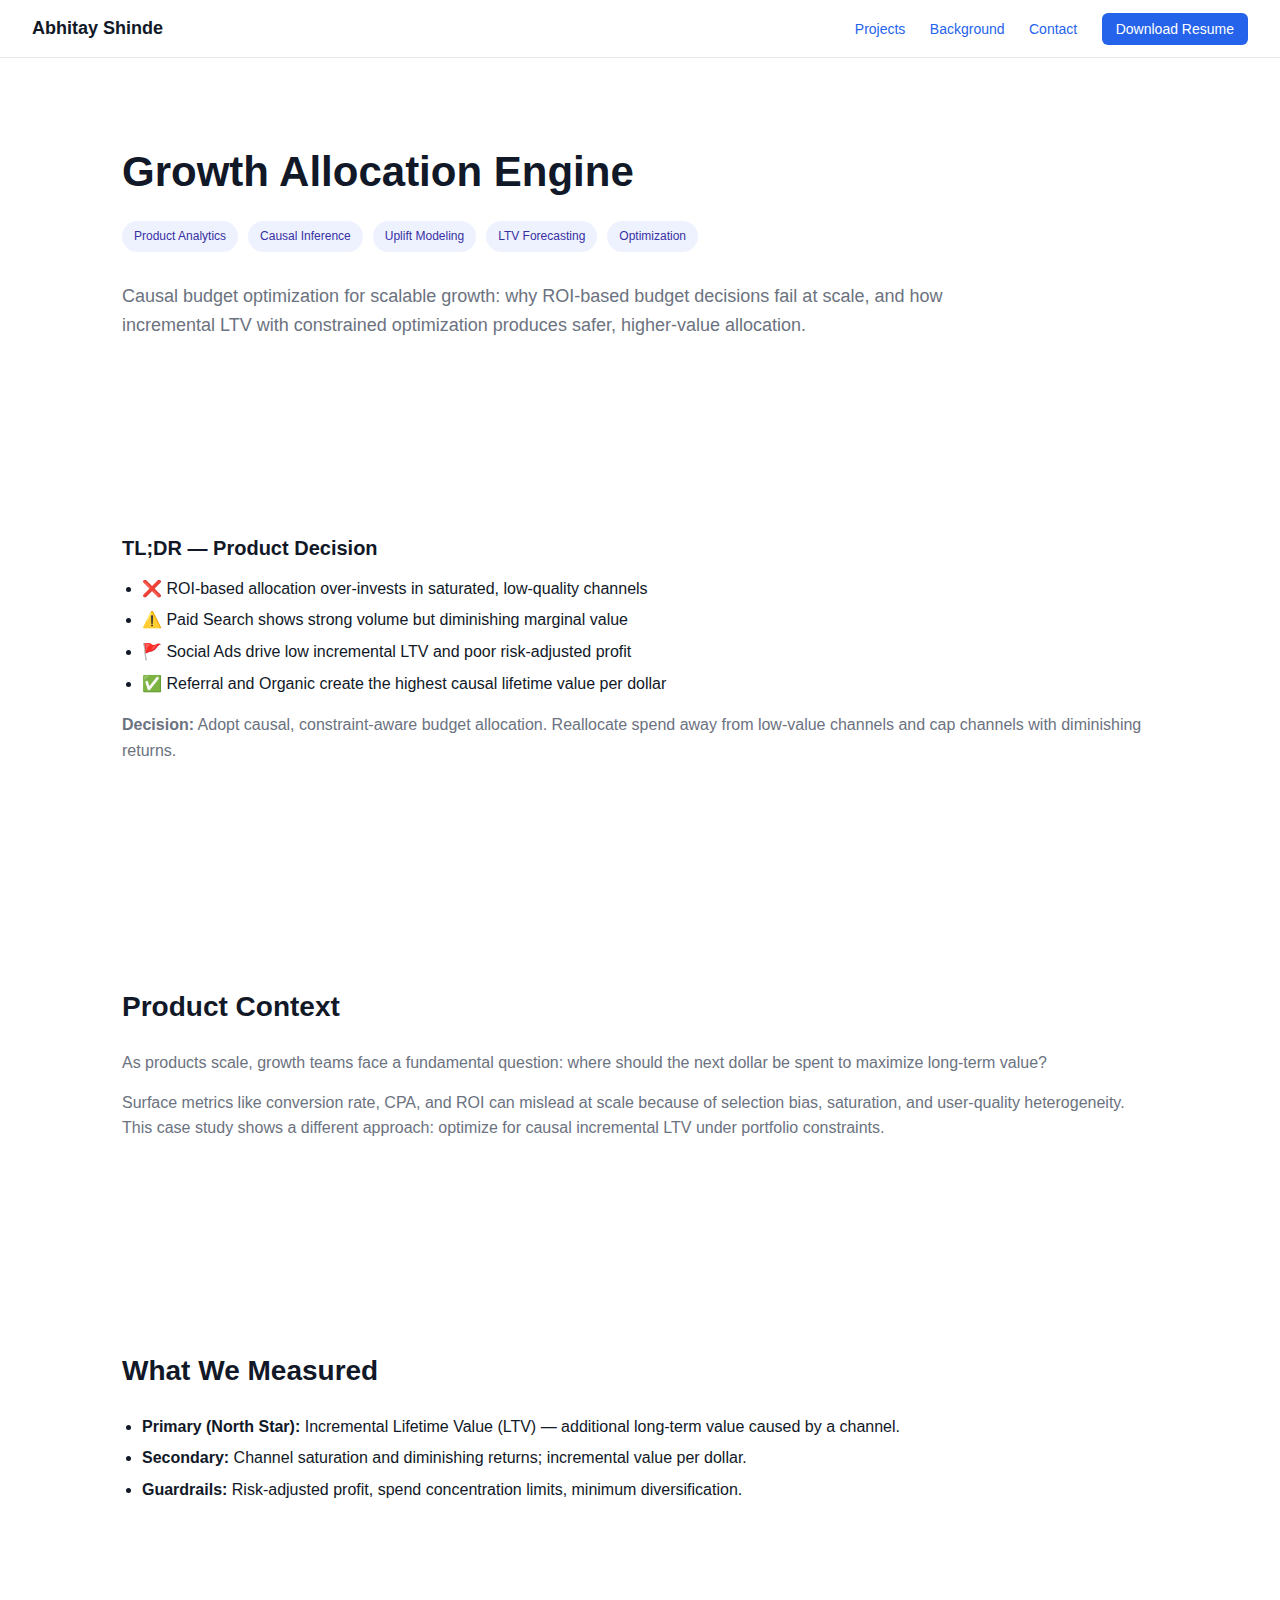
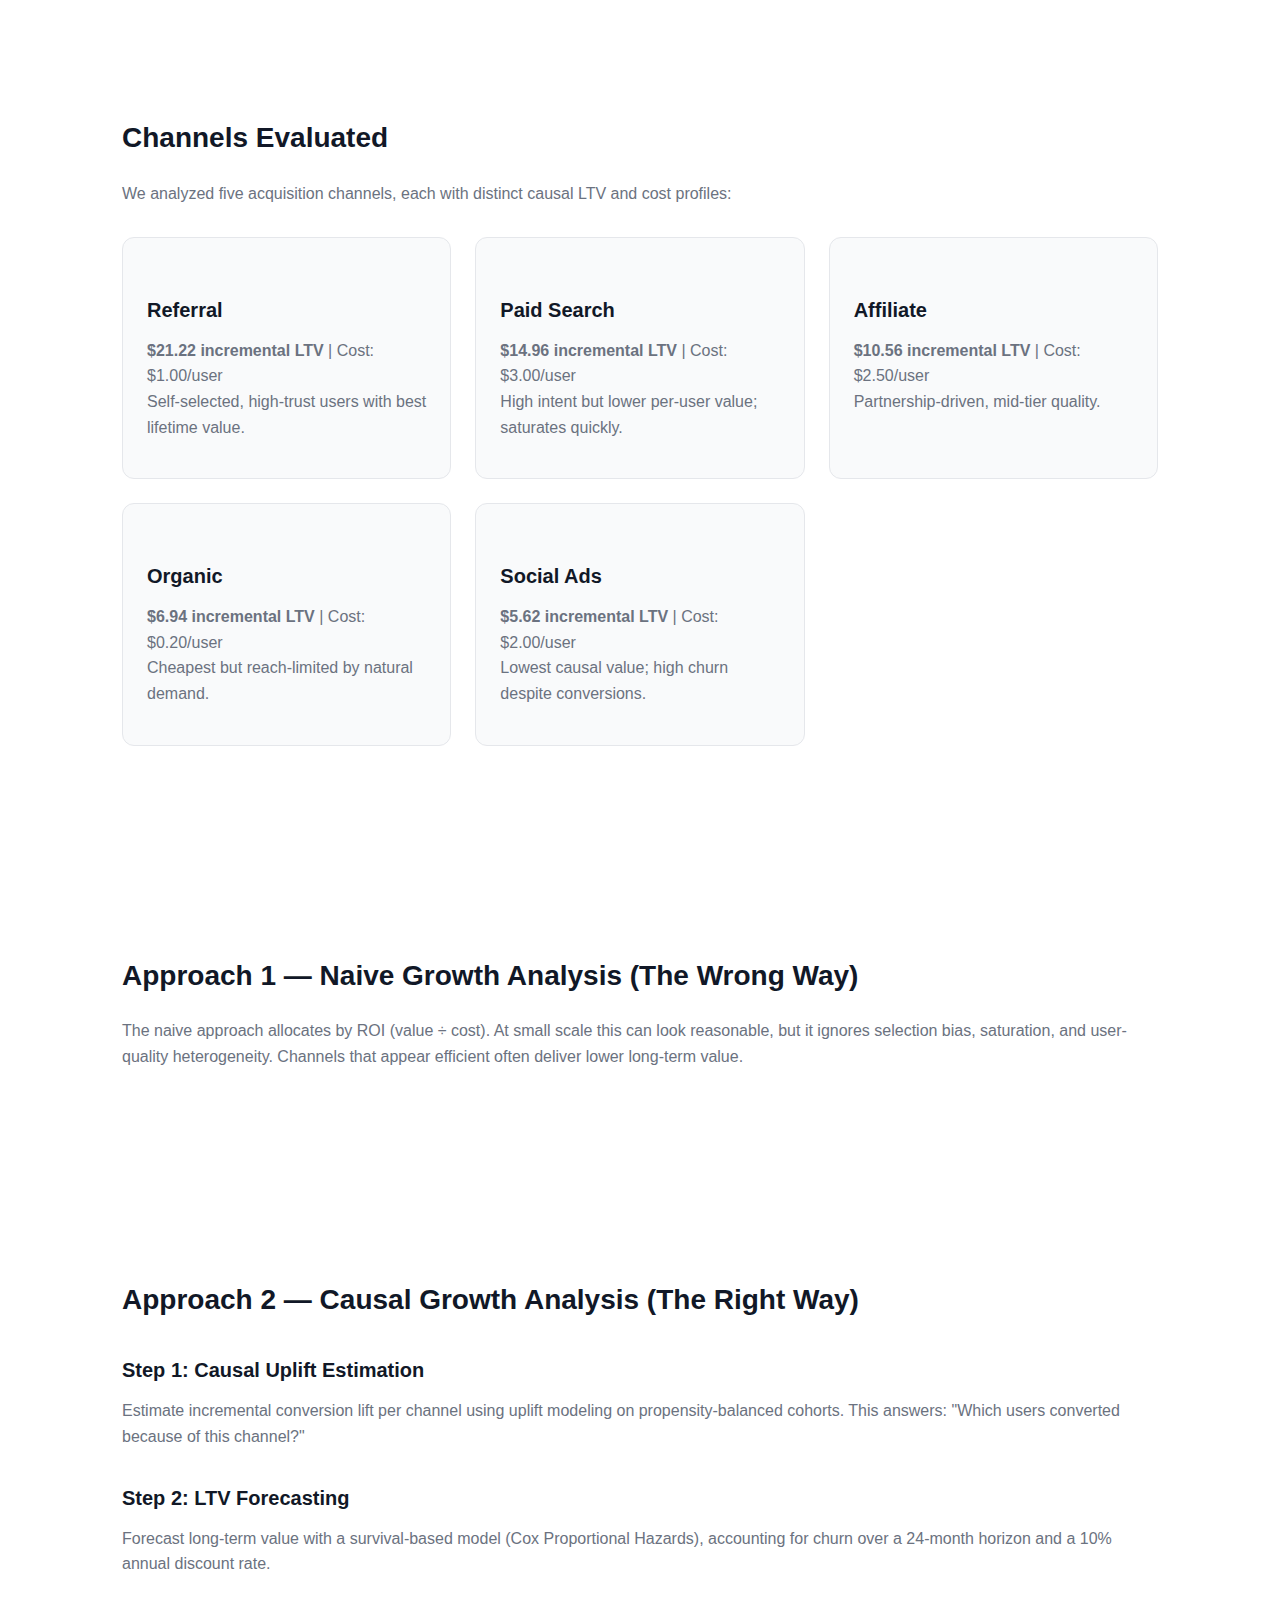
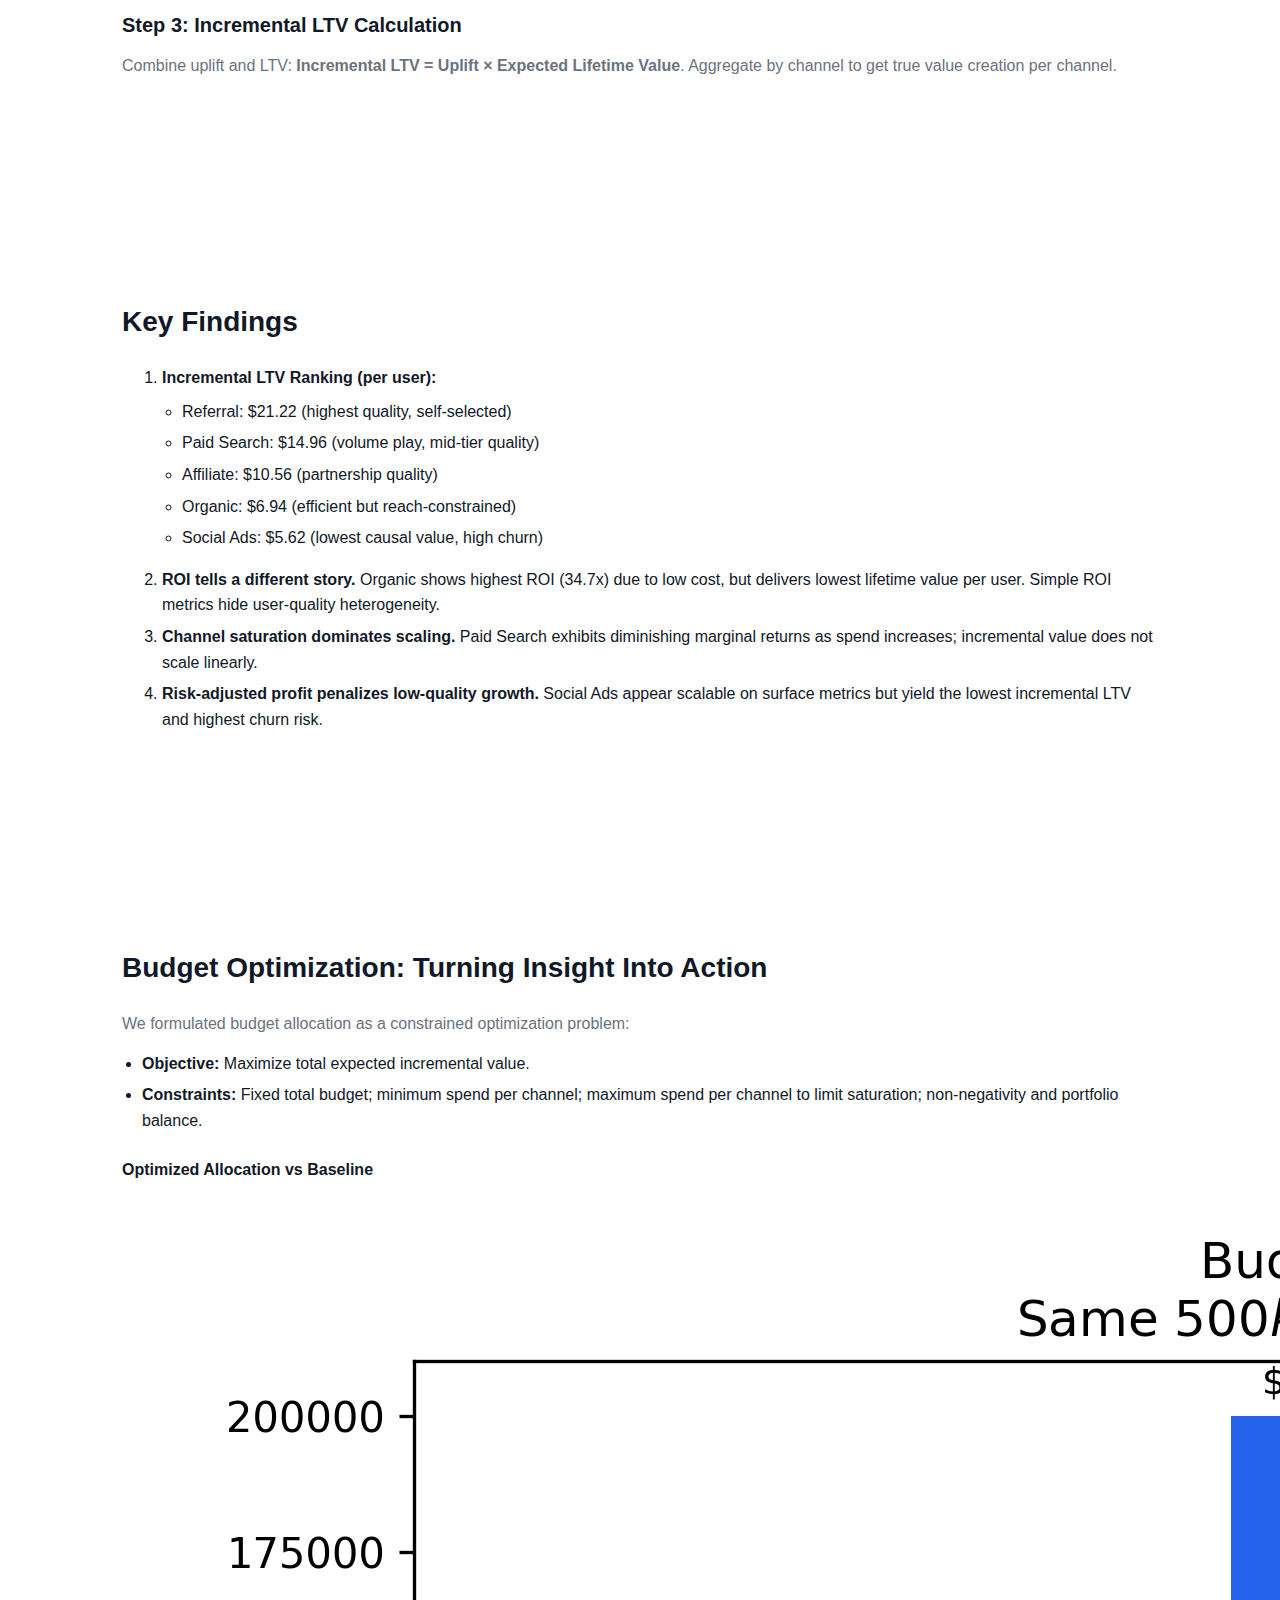
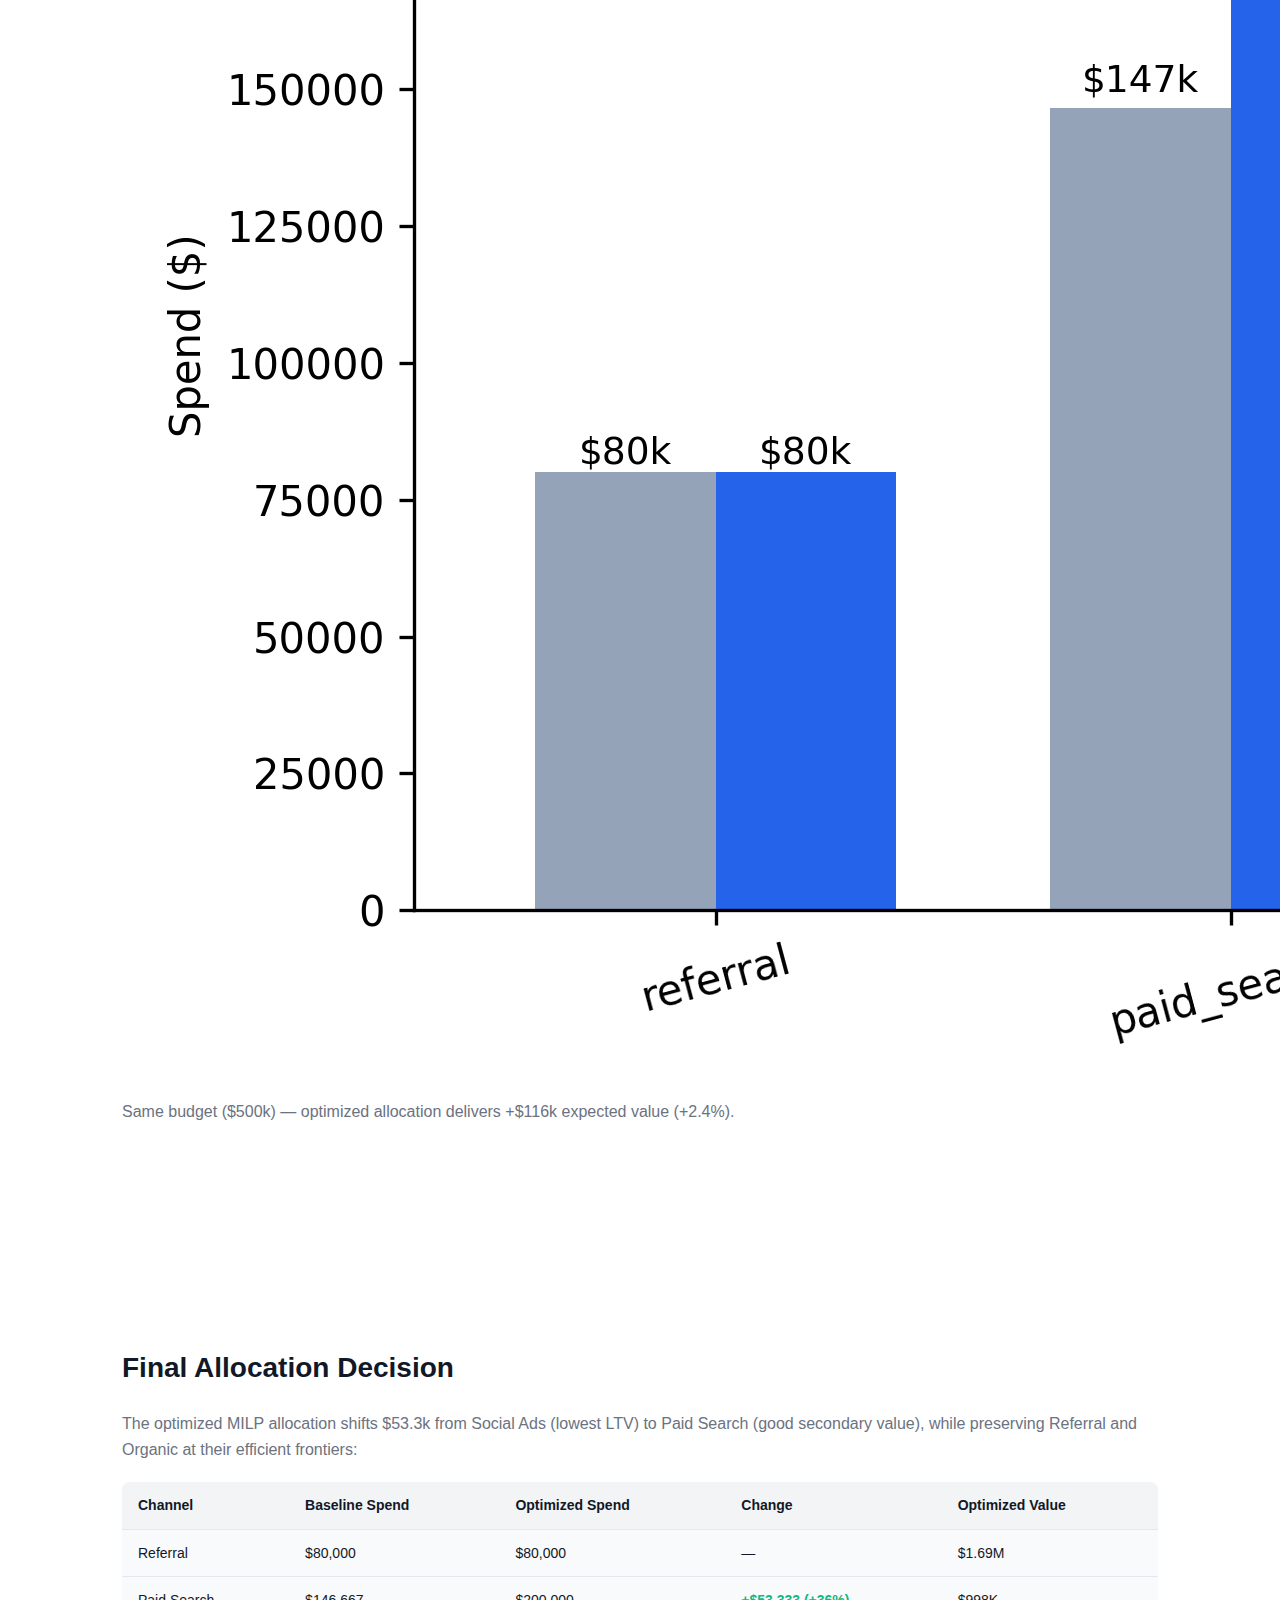
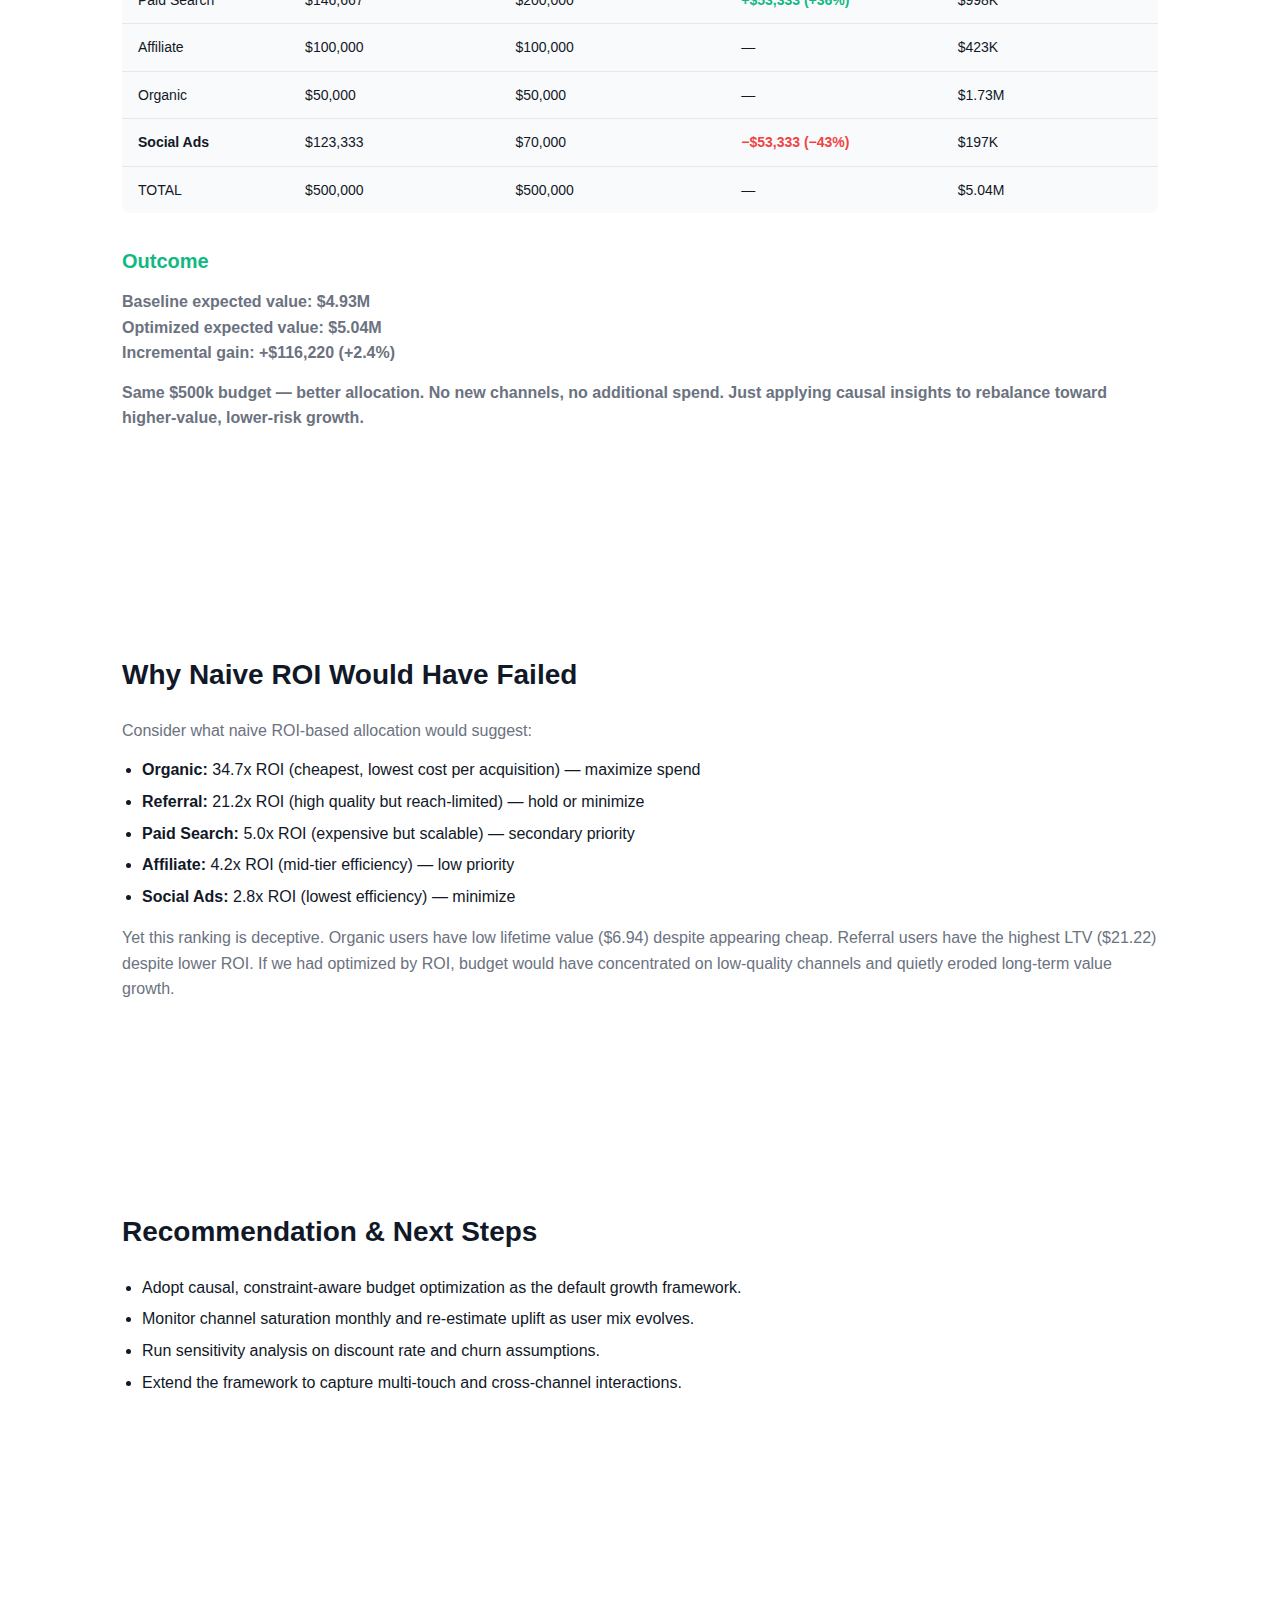
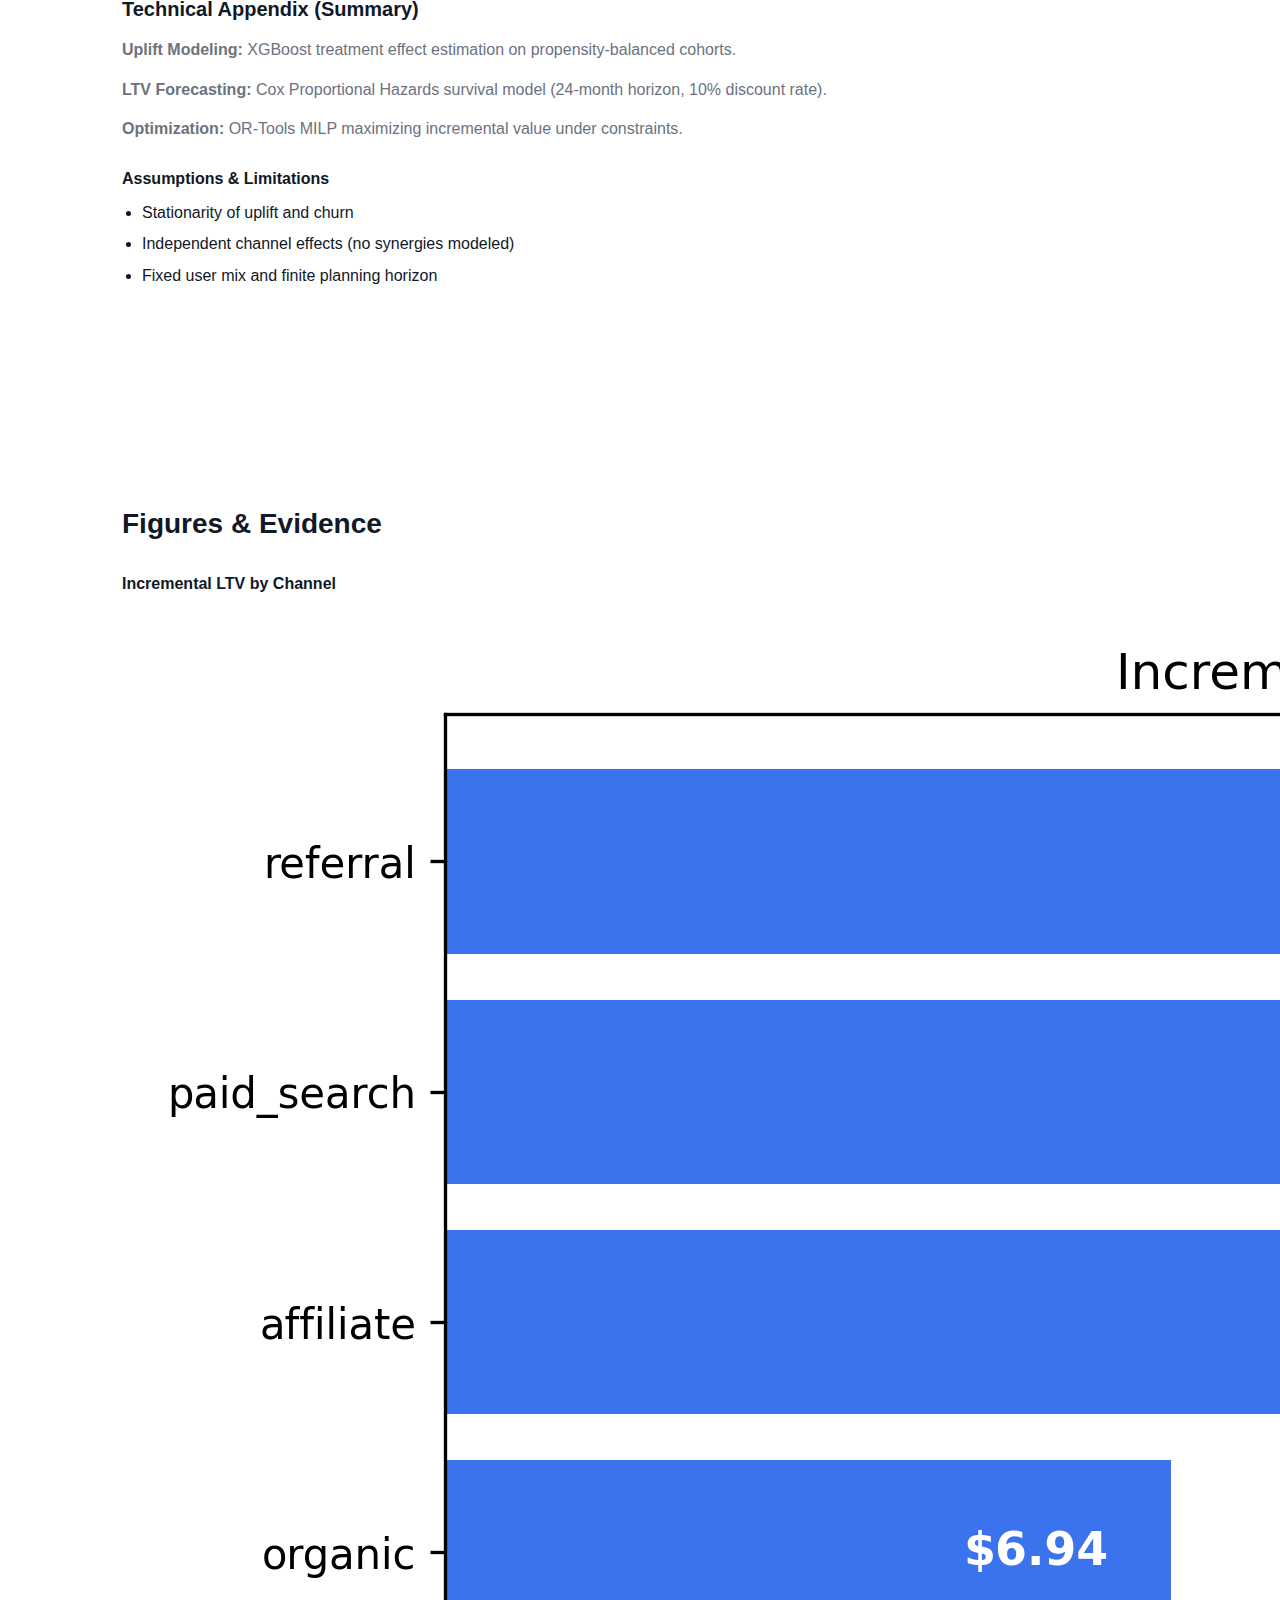
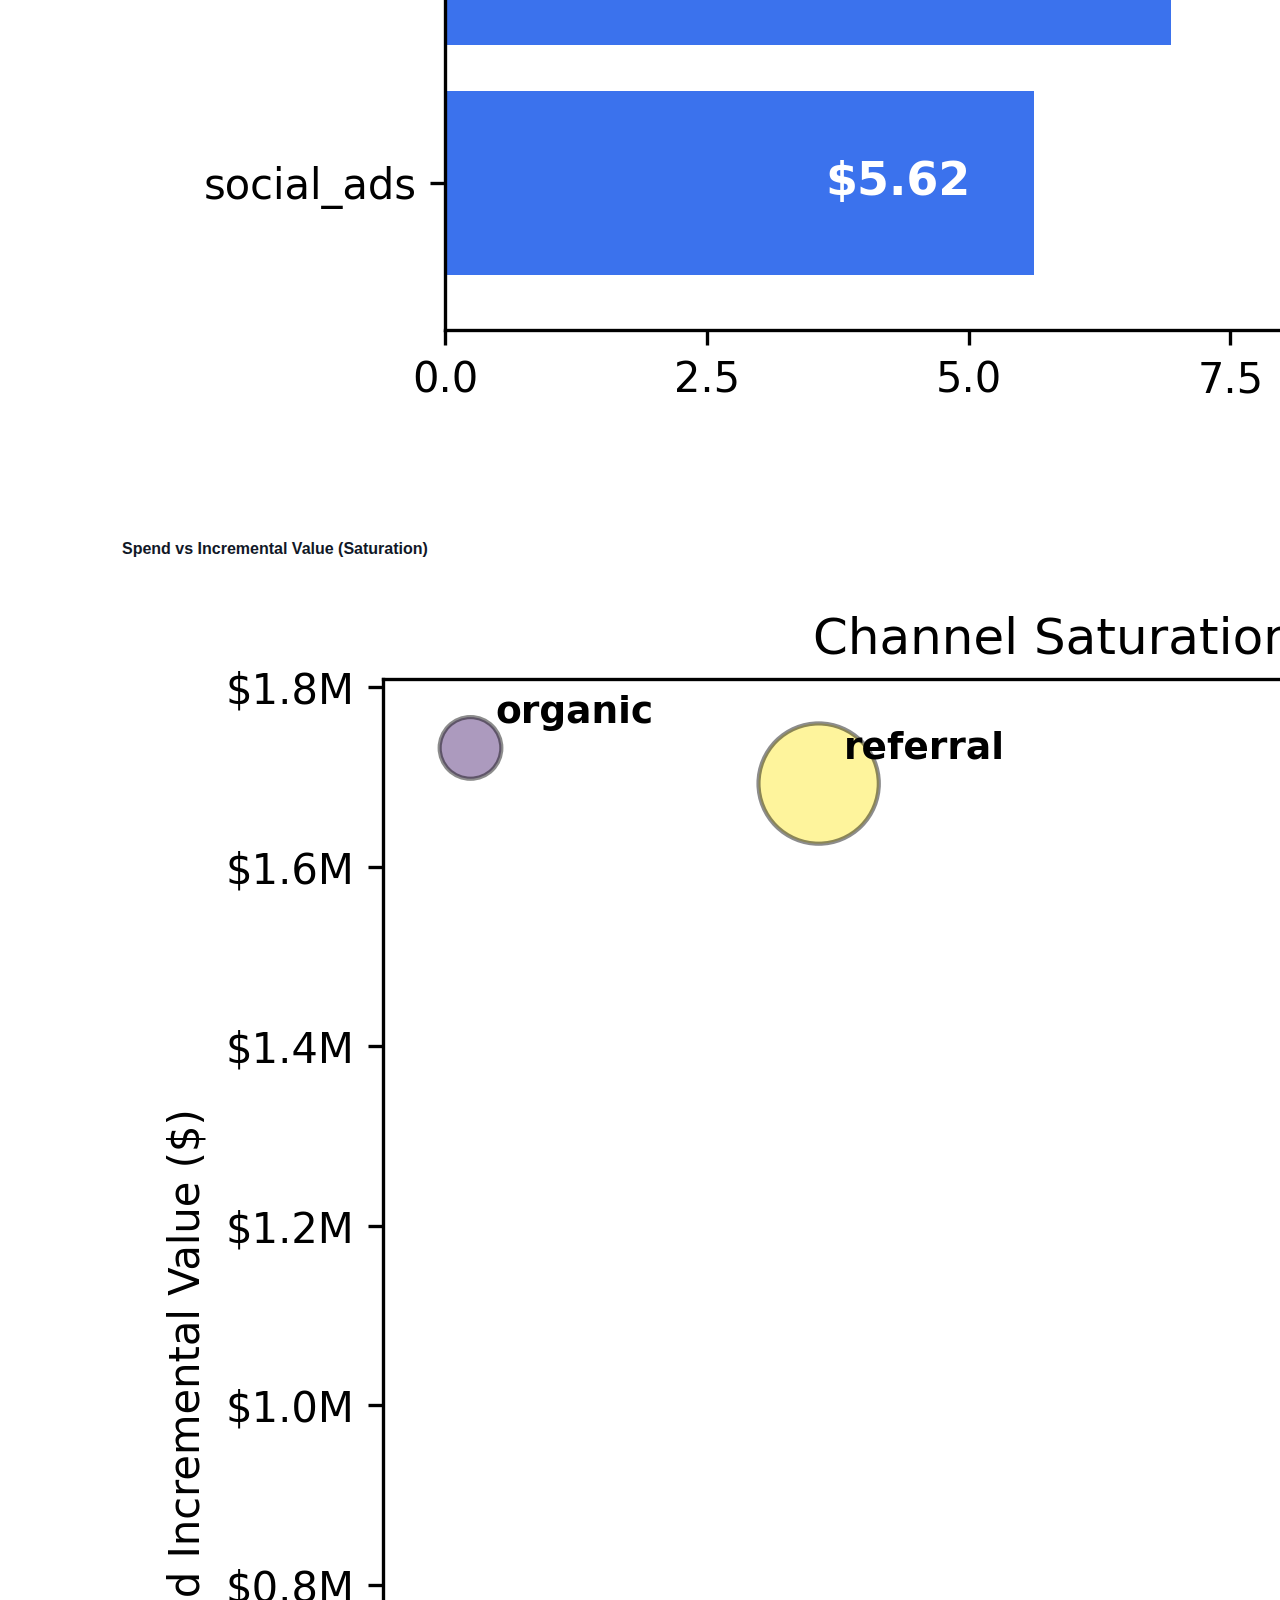
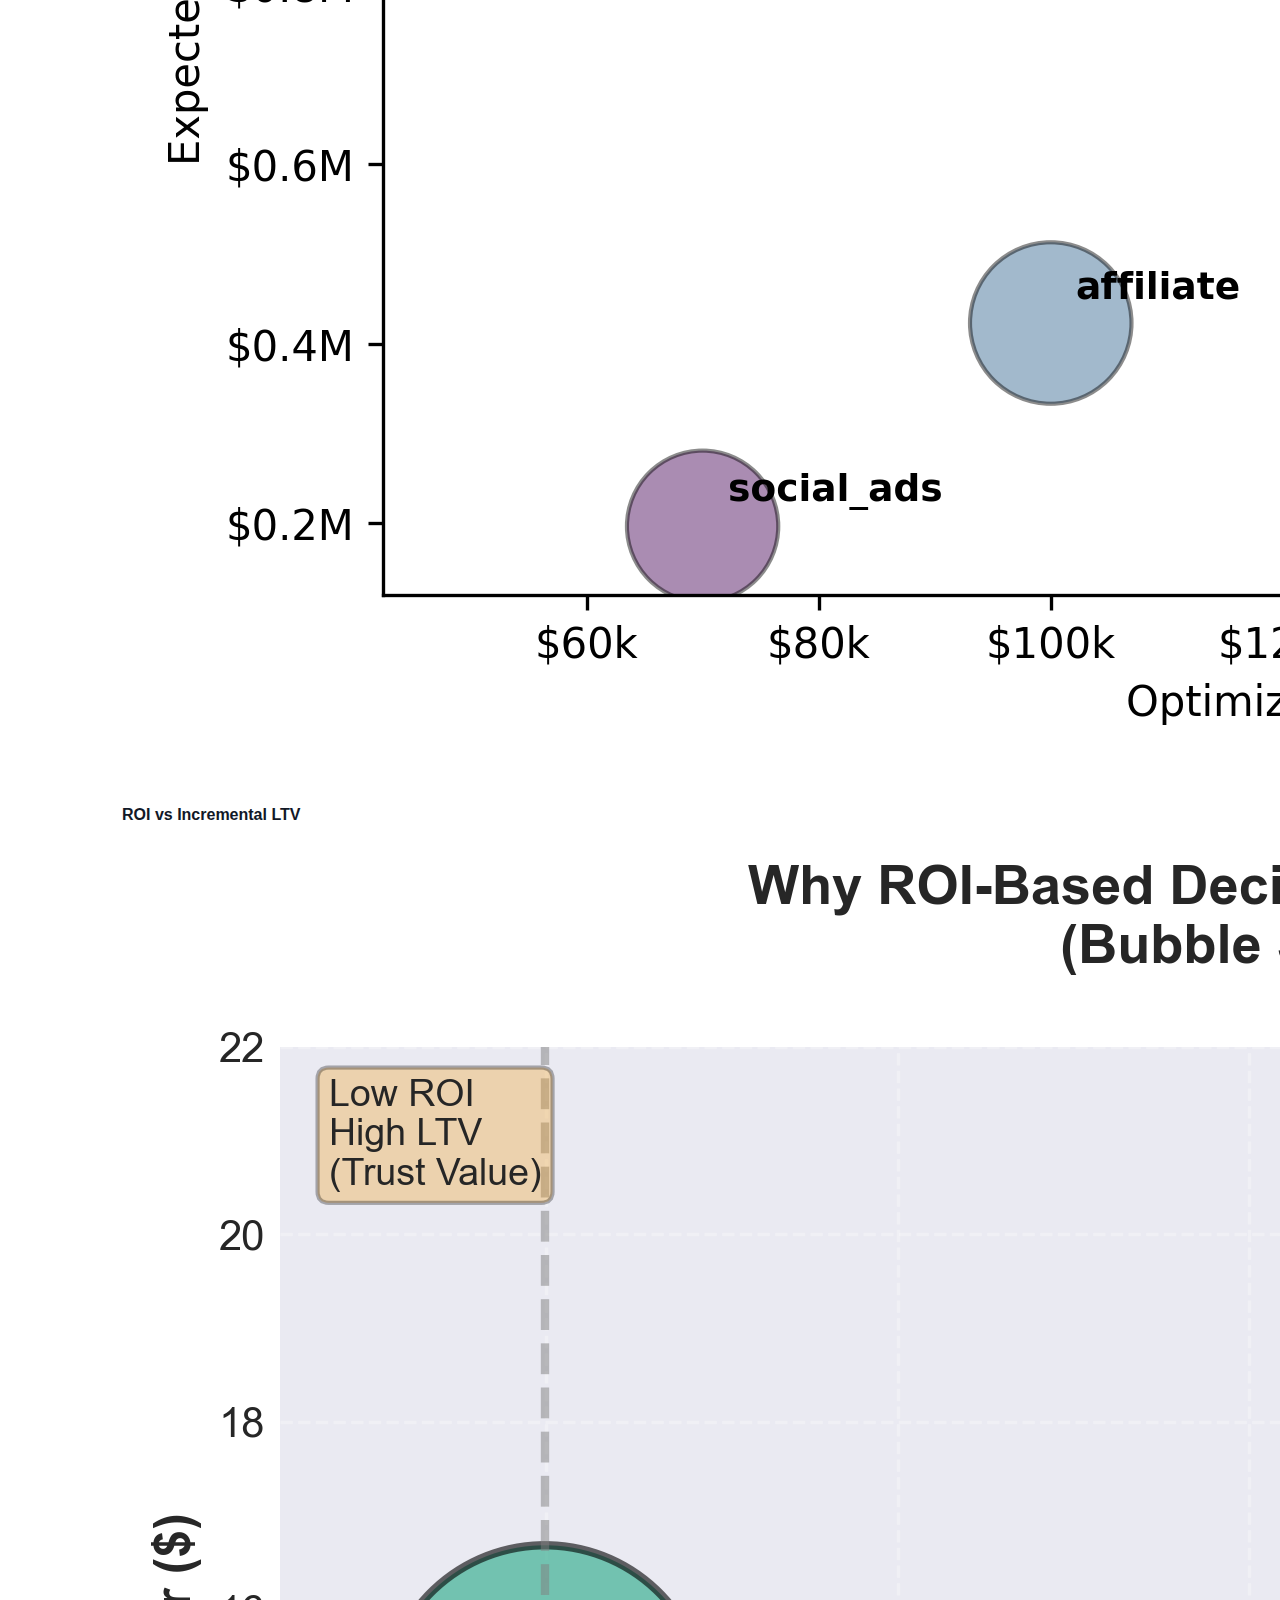
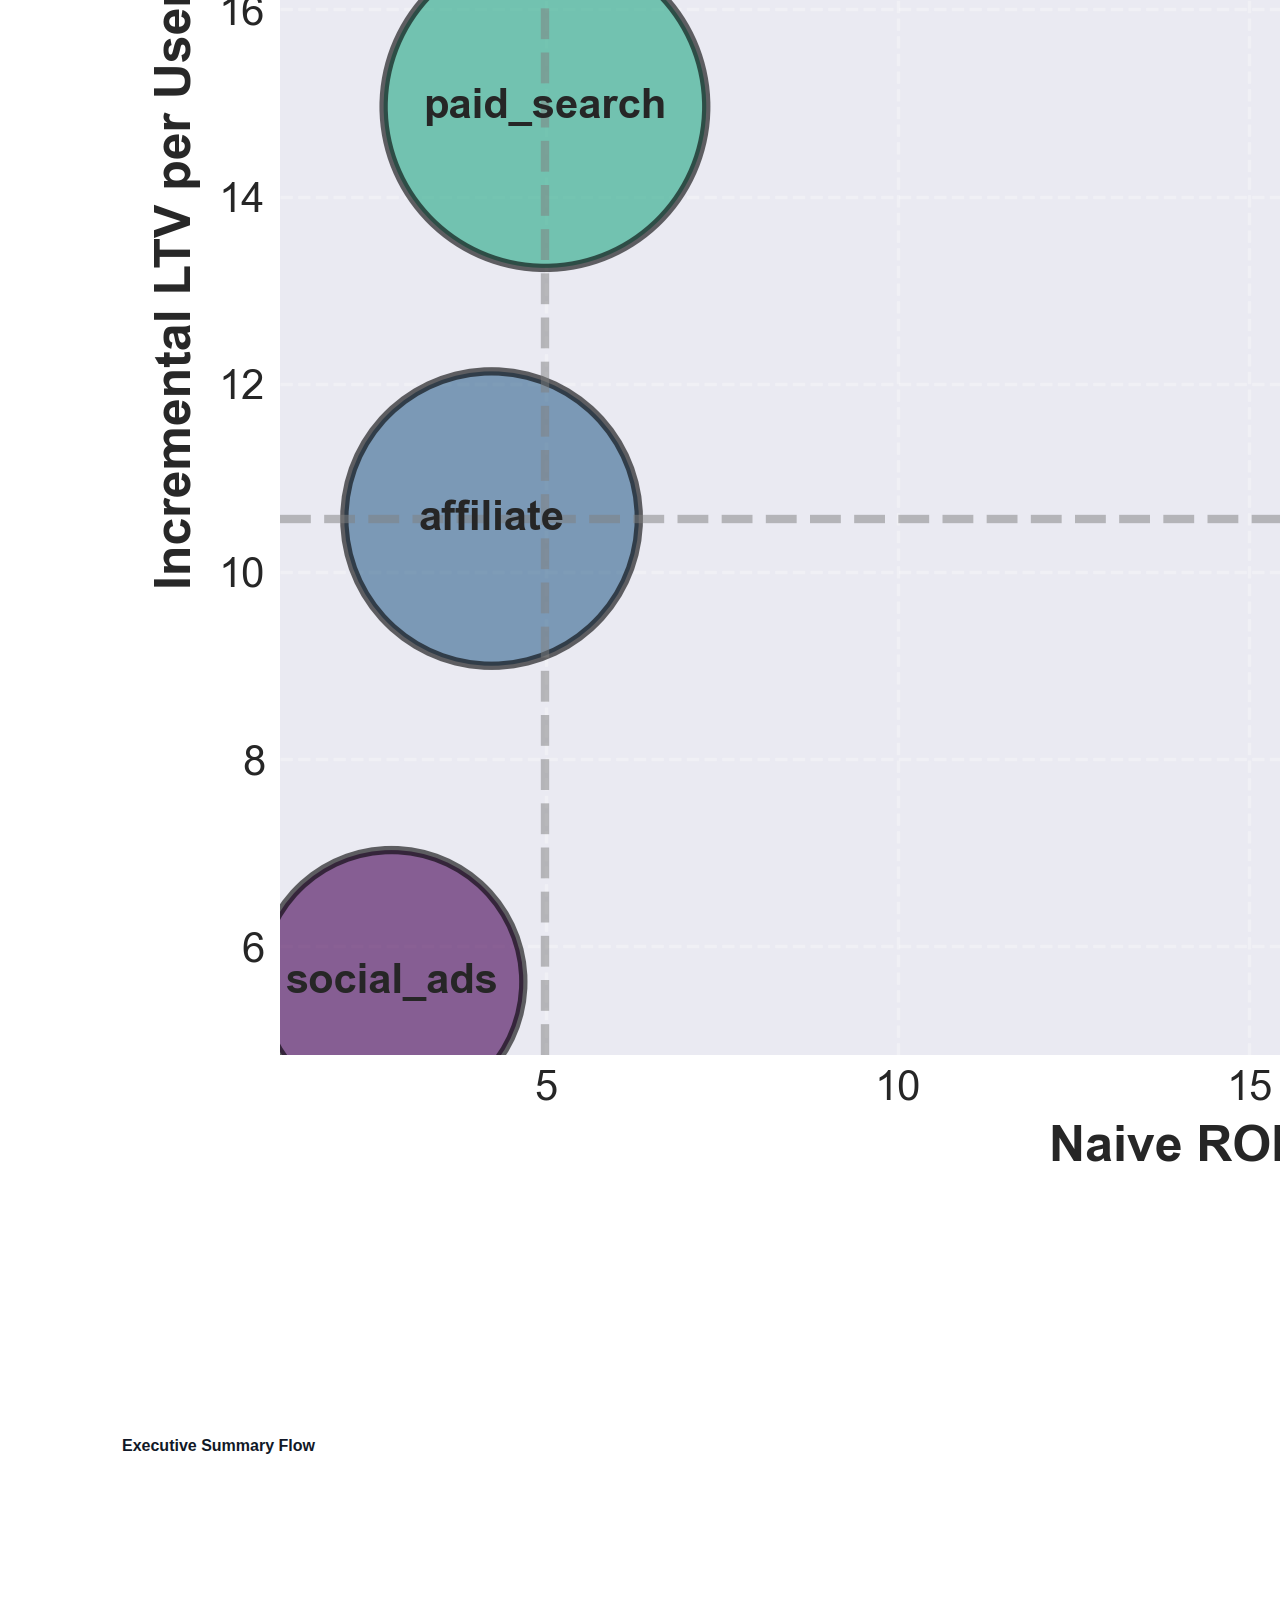
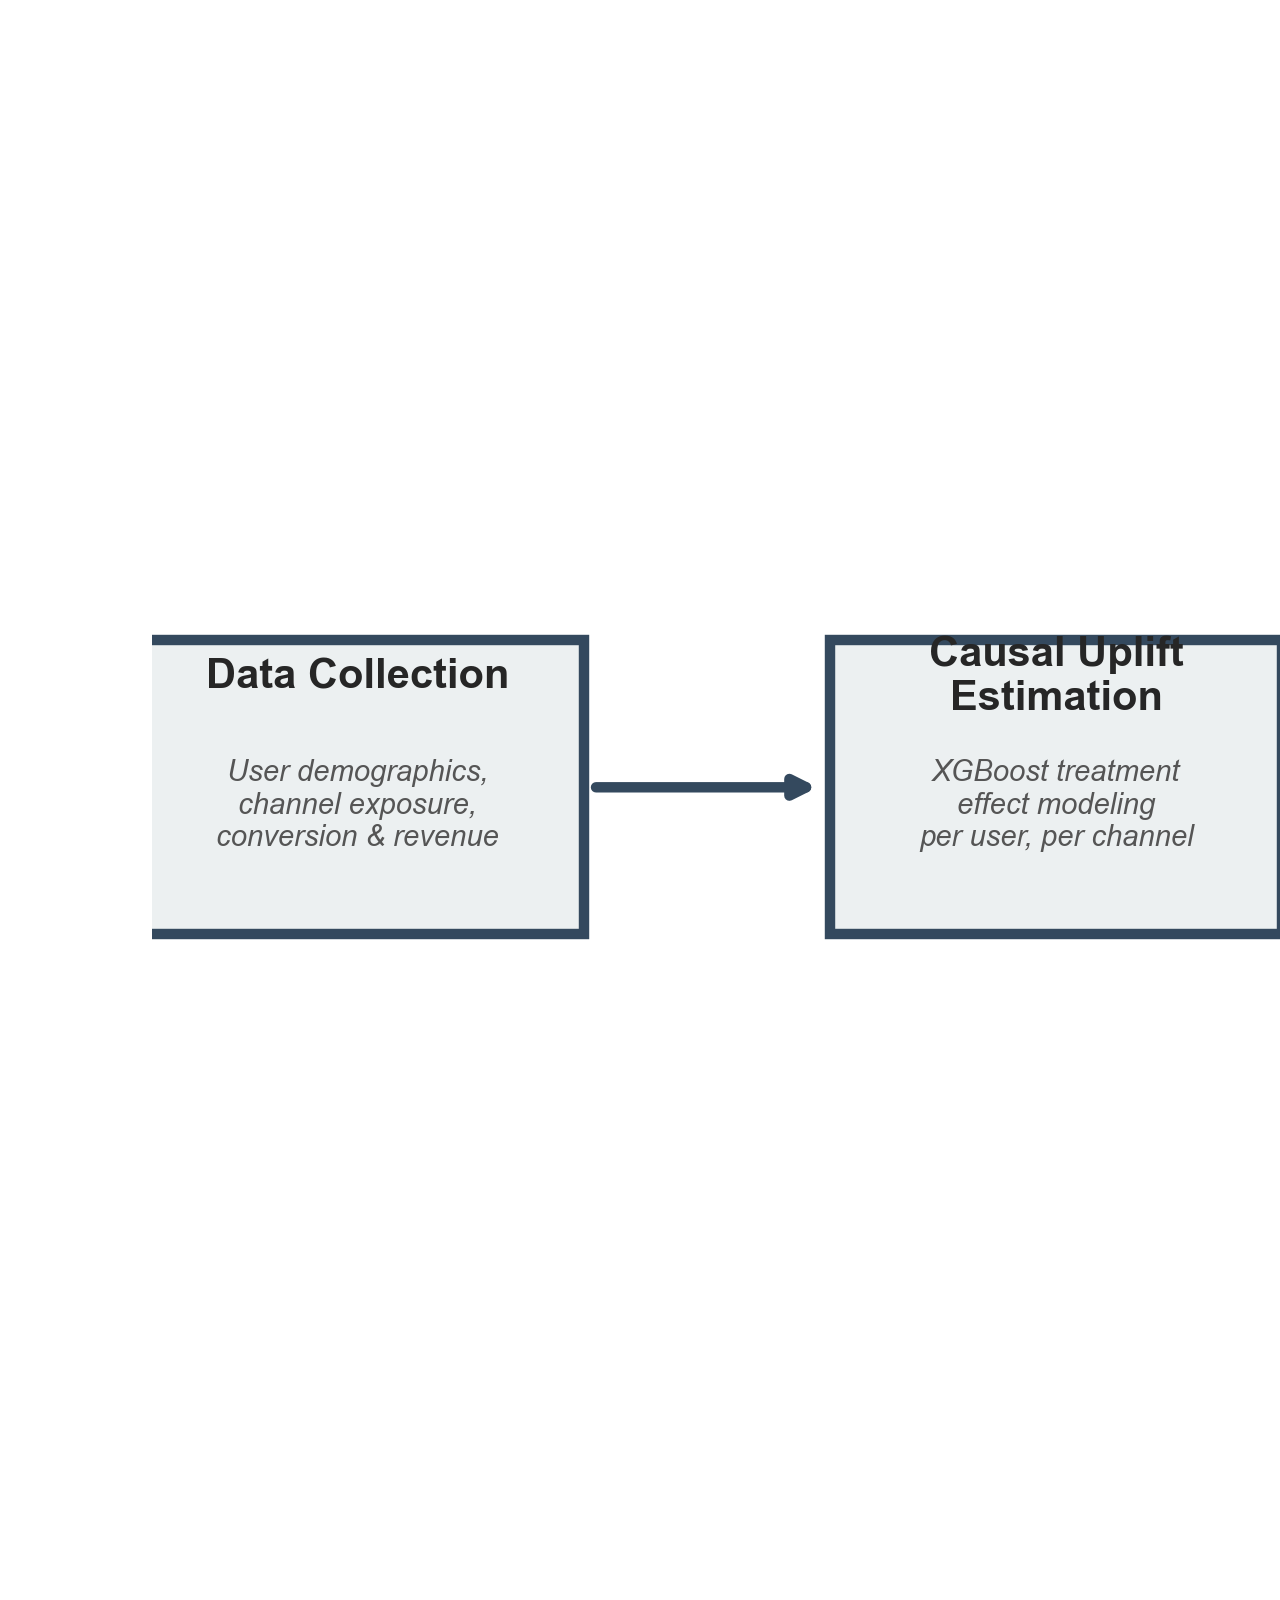
<file: docs/growth-allocation.html>
<!DOCTYPE html>
<html lang="en">
<head>
  <meta charset="UTF-8" />
  <meta name="viewport" content="width=device-width, initial-scale=1.0"/>
  <title>Growth Allocation Engine | Causal Budget Optimization</title>

  <link rel="stylesheet" href="styles/main.css">

</head>

<body>

  <!-- NAVBAR (same as other docs) -->
  <nav>
  <div class="left">Abhitay Shinde</div>
  <div class="right">
    <a href="index.html#projects">Projects</a>
    <a href="index.html#experience">Background</a>
    <a href="index.html#contact">Contact</a>
    <a class="btn" href="../resume.pdf" target="_blank">Download Resume</a>
  </div>
</nav>

  <section class="hero">
    <h1>Growth Allocation Engine</h1>
    <div class="tech-tags">
      <span class="tag">Product Analytics</span>
      <span class="tag">Causal Inference</span>
      <span class="tag">Uplift Modeling</span>
      <span class="tag">LTV Forecasting</span>
      <span class="tag">Optimization</span>
    </div>

    <p>
      Causal budget optimization for scalable growth: why ROI-based budget decisions fail at scale, and how
      incremental LTV with constrained optimization produces safer, higher-value allocation.
    </p>
  </section>

  <section>
    <div class="recommendation danger">
      <h3>TL;DR — Product Decision</h3>
      <ul>
        <li>❌ ROI-based allocation over-invests in saturated, low-quality channels</li>
        <li>⚠️ Paid Search shows strong volume but diminishing marginal value</li>
        <li>🚩 Social Ads drive low incremental LTV and poor risk-adjusted profit</li>
        <li>✅ Referral and Organic create the highest causal lifetime value per dollar</li>
      </ul>
      <p><strong>Decision:</strong> Adopt causal, constraint-aware budget allocation. Reallocate spend away from low-value channels and cap channels with diminishing returns.</p>
    </div>
  </section>

  <section>
    <h2>Product Context</h2>
    <p>As products scale, growth teams face a fundamental question: where should the next dollar be spent to maximize long-term value?</p>
    <p>Surface metrics like conversion rate, CPA, and ROI can mislead at scale because of selection bias, saturation, and user-quality heterogeneity. This case study shows a different approach: optimize for causal incremental LTV under portfolio constraints.</p>
  </section>

  <section>
    <h2>What We Measured</h2>
    <ul>
      <li><strong>Primary (North Star):</strong> Incremental Lifetime Value (LTV) — additional long-term value caused by a channel.</li>
      <li><strong>Secondary:</strong> Channel saturation and diminishing returns; incremental value per dollar.</li>
      <li><strong>Guardrails:</strong> Risk-adjusted profit, spend concentration limits, minimum diversification.</li>
    </ul>
  </section>

  <section>
    <h2>Channels Evaluated</h2>
    <p>We analyzed five acquisition channels, each with distinct causal LTV and cost profiles:</p>
    <div class="cards">
      <div class="card">
        <h3>Referral</h3>
        <p><strong>$21.22 incremental LTV</strong> | Cost: $1.00/user<br/>Self-selected, high-trust users with best lifetime value.</p>
      </div>
      <div class="card">
        <h3>Paid Search</h3>
        <p><strong>$14.96 incremental LTV</strong> | Cost: $3.00/user<br/>High intent but lower per-user value; saturates quickly.</p>
      </div>
      <div class="card">
        <h3>Affiliate</h3>
        <p><strong>$10.56 incremental LTV</strong> | Cost: $2.50/user<br/>Partnership-driven, mid-tier quality.</p>
      </div>
      <div class="card">
        <h3>Organic</h3>
        <p><strong>$6.94 incremental LTV</strong> | Cost: $0.20/user<br/>Cheapest but reach-limited by natural demand.</p>
      </div>
      <div class="card">
        <h3>Social Ads</h3>
        <p><strong>$5.62 incremental LTV</strong> | Cost: $2.00/user<br/>Lowest causal value; high churn despite conversions.</p>
      </div>
    </div>
  </section>

  <section>
    <h2>Approach 1 — Naive Growth Analysis (The Wrong Way)</h2>
    <p>The naive approach allocates by ROI (value ÷ cost). At small scale this can look reasonable, but it ignores selection bias, saturation, and user-quality heterogeneity. Channels that appear efficient often deliver lower long-term value.</p>
  </section>

  <section>
    <h2>Approach 2 — Causal Growth Analysis (The Right Way)</h2>
    <div class="findings">
      <h3>Step 1: Causal Uplift Estimation</h3>
      <p>Estimate incremental conversion lift per channel using uplift modeling on propensity-balanced cohorts. This answers: "Which users converted because of this channel?"</p>

      <h3>Step 2: LTV Forecasting</h3>
      <p>Forecast long-term value with a survival-based model (Cox Proportional Hazards), accounting for churn over a 24-month horizon and a 10% annual discount rate.</p>

      <h3>Step 3: Incremental LTV Calculation</h3>
      <p>Combine uplift and LTV: <strong>Incremental LTV = Uplift × Expected Lifetime Value</strong>. Aggregate by channel to get true value creation per channel.</p>
    </div>
  </section>

  <section>
    <h2>Key Findings</h2>
    <ol>
      <li><strong>Incremental LTV Ranking (per user):</strong>
        <ul>
          <li>Referral: $21.22 (highest quality, self-selected)</li>
          <li>Paid Search: $14.96 (volume play, mid-tier quality)</li>
          <li>Affiliate: $10.56 (partnership quality)</li>
          <li>Organic: $6.94 (efficient but reach-constrained)</li>
          <li>Social Ads: $5.62 (lowest causal value, high churn)</li>
        </ul>
      </li>
      <li><strong>ROI tells a different story.</strong> Organic shows highest ROI (34.7x) due to low cost, but delivers lowest lifetime value per user. Simple ROI metrics hide user-quality heterogeneity.</li>
      <li><strong>Channel saturation dominates scaling.</strong> Paid Search exhibits diminishing marginal returns as spend increases; incremental value does not scale linearly.</li>
      <li><strong>Risk-adjusted profit penalizes low-quality growth.</strong> Social Ads appear scalable on surface metrics but yield the lowest incremental LTV and highest churn risk.</li>
    </ol>
  </section>

  <section>
    <h2>Budget Optimization: Turning Insight Into Action</h2>
    <p>We formulated budget allocation as a constrained optimization problem:</p>
    <ul>
      <li><strong>Objective:</strong> Maximize total expected incremental value.</li>
      <li><strong>Constraints:</strong> Fixed total budget; minimum spend per channel; maximum spend per channel to limit saturation; non-negativity and portfolio balance.</li>
    </ul>

    <div class="fig">
      <h4>Optimized Allocation vs Baseline</h4>
      <img src="../growth_engine/figures/02_naive_vs_optimized_allocation.png" alt="Naive vs Optimized Allocation">
      <p class="caption">Same budget ($500k) — optimized allocation delivers +$116k expected value (+2.4%).</p>
    </div>
  </section>

  <section>
    <h2>Final Allocation Decision</h2>
    <p>The optimized MILP allocation shifts $53.3k from Social Ads (lowest LTV) to Paid Search (good secondary value), while preserving Referral and Organic at their efficient frontiers:</p>

    <div class="data-snapshot">
      <table class="snapshot-table">
      <thead>
        <tr>
          <th>Channel</th>
          <th>Baseline Spend</th>
          <th>Optimized Spend</th>
          <th>Change</th>
          <th>Optimized Value</th>
        </tr>
      </thead>
      <tbody>
        <tr>
          <td>Referral</td>
          <td>$80,000</td>
          <td>$80,000</td>
          <td>—</td>
          <td>$1.69M</td>
        </tr>
        <tr>
          <td>Paid Search</td>
          <td>$146,667</td>
          <td>$200,000</td>
          <td><span class="positive">+$53,333 (+36%)</span></td>
          <td>$998K</td>
        </tr>
        <tr>
          <td>Affiliate</td>
          <td>$100,000</td>
          <td>$100,000</td>
          <td>—</td>
          <td>$423K</td>
        </tr>
        <tr>
          <td>Organic</td>
          <td>$50,000</td>
          <td>$50,000</td>
          <td>—</td>
          <td>$1.73M</td>
        </tr>
        <tr>
          <td><strong>Social Ads</strong></td>
          <td>$123,333</td>
          <td>$70,000</td>
          <td><span class="negative">−$53,333 (−43%)</span></td>
          <td>$197K</td>
        </tr>
        <tr class="bold-row">
          <td>TOTAL</td>
          <td>$500,000</td>
          <td>$500,000</td>
          <td>—</td>
          <td>$5.04M</td>
        </tr>
      </tbody>
    </table>
    </div>

    <div class="recommendation positive">
      <h3>Outcome</h3>
      <p><strong>Baseline expected value:</strong> $4.93M<br/><strong>Optimized expected value:</strong> $5.04M<br/><strong>Incremental gain: +$116,220 (+2.4%)</strong></p>
      <p>Same $500k budget — better allocation. No new channels, no additional spend. Just applying causal insights to rebalance toward higher-value, lower-risk growth.</p>
    </div>
  </section>

  <section>
    <h2>Why Naive ROI Would Have Failed</h2>
    <p>Consider what naive ROI-based allocation would suggest:</p>
    <ul>
      <li><strong>Organic:</strong> 34.7x ROI (cheapest, lowest cost per acquisition) — maximize spend</li>
      <li><strong>Referral:</strong> 21.2x ROI (high quality but reach-limited) — hold or minimize</li>
      <li><strong>Paid Search:</strong> 5.0x ROI (expensive but scalable) — secondary priority</li>
      <li><strong>Affiliate:</strong> 4.2x ROI (mid-tier efficiency) — low priority</li>
      <li><strong>Social Ads:</strong> 2.8x ROI (lowest efficiency) — minimize</li>
    </ul>
    <p>Yet this ranking is deceptive. Organic users have low lifetime value ($6.94) despite appearing cheap. Referral users have the highest LTV ($21.22) despite lower ROI. If we had optimized by ROI, budget would have concentrated on low-quality channels and quietly eroded long-term value growth.</p>
  </section>

  <section>
    <h2>Recommendation & Next Steps</h2>
    <ul>
      <li>Adopt causal, constraint-aware budget optimization as the default growth framework.</li>
      <li>Monitor channel saturation monthly and re-estimate uplift as user mix evolves.</li>
      <li>Run sensitivity analysis on discount rate and churn assumptions.</li>
      <li>Extend the framework to capture multi-touch and cross-channel interactions.</li>
    </ul>
  </section>

  <section class="tech-appendix">
    <h3>Technical Appendix (Summary)</h3>
    <p><strong>Uplift Modeling:</strong> XGBoost treatment effect estimation on propensity-balanced cohorts.</p>
    <p><strong>LTV Forecasting:</strong> Cox Proportional Hazards survival model (24-month horizon, 10% discount rate).</p>
    <p><strong>Optimization:</strong> OR-Tools MILP maximizing incremental value under constraints.</p>
    <h4>Assumptions & Limitations</h4>
    <ul>
      <li>Stationarity of uplift and churn</li>
      <li>Independent channel effects (no synergies modeled)</li>
      <li>Fixed user mix and finite planning horizon</li>
    </ul>
  </section>

  <section>
    <h2>Figures & Evidence</h2>
    <div class="fig">
      <h4>Incremental LTV by Channel</h4>
      <img src="../growth_engine/figures/01_incremental_ltv_by_channel.png" alt="Incremental LTV by Channel">
    </div>
    <div class="fig">
      <h4>Spend vs Incremental Value (Saturation)</h4>
      <img src="../growth_engine/figures/03_spend_vs_incremental_value_saturation.png" alt="Spend vs Incremental Value">
    </div>
    <div class="fig">
      <h4>ROI vs Incremental LTV</h4>
      <img src="../growth_engine/figures/04_roi_vs_incremental_ltv_scatter.png" alt="ROI vs Incremental LTV">
    </div>
    <div class="fig">
      <h4>Executive Summary Flow</h4>
      <img src="../growth_engine/figures/05_executive_summary_flow.png" alt="Executive Summary Flow">
    </div>
  </section>

  <section>
    <h2>Conclusion</h2>
    <p>Optimizing growth requires optimizing causal value, not surface-level efficiency. In this case study, ROI overstated the value of Paid Search and obscured the damage from Social Ads. By refocusing on incremental LTV and operationalizing constraints through MILP, the team achieved better growth with the same budget and lower downside risk.</p>
    <p><strong>Decision:</strong> Move budget allocation from ROI heuristics to causal incremental LTV optimization — same budget, better growth, lower risk.</p>
  </section>

   <footer>
    © 2025 Abhitay Shinde | Growth Allocation Optimization
  </footer>

</body>
</html>
</file>
<file: docs/styles/main.css>
/* ============================================
   SHARED DESIGN SYSTEM STYLESHEET
   ============================================ */

/* ---------- ROOT VARIABLES & BASE STYLES ---------- */
:root {
  --bg: #ffffff;
  --text: #111827;
  --muted: #6b7280;
  --accent: #2563eb;
  --card: #f9fafb;
  --border: #e5e7eb;
  --success: #10b981;
  --warning: #f59e0b;
  --danger: #ef4444;
}

* {
  box-sizing: border-box;
  font-family: -apple-system, BlinkMacSystemFont, "Segoe UI", Roboto, Helvetica, Arial, sans-serif;
}

body {
  margin: 0;
  background: var(--bg);
  color: var(--text);
  line-height: 1.6;
}

a {
  color: var(--accent);
  text-decoration: none;
}

/* ---------- NAVBAR ---------- */
nav {
  position: sticky;
  top: 0;
  background: white;
  border-bottom: 1px solid var(--border);
  padding: 14px 32px;
  display: flex;
  justify-content: space-between;
  align-items: center;
  z-index: 10;
}

nav .left {
  font-weight: 600;
  font-size: 18px;
}

nav .right a {
  margin-left: 20px;
  font-size: 14px;
}

nav .btn {
  padding: 8px 14px;
  border-radius: 6px;
  background: var(--accent);
  color: white;
  font-weight: 500;
}

/* ---------- SECTIONS & TYPOGRAPHY ---------- */
section {
  padding: 80px 32px;
  max-width: 1100px;
  margin: auto;
}

h1 {
  font-size: 42px;
  margin: 0 0 16px 0;
}

h2 {
  font-size: 28px;
  margin: 48px 0 20px 0;
}

h3 {
  font-size: 20px;
  margin: 32px 0 12px 0;
}

h4 {
  font-size: 16px;
  margin: 24px 0 8px 0;
}

p {
  margin: 0 0 14px 0;
  color: var(--muted);
}

ul {
  margin: 8px 0 16px 20px;
  padding: 0;
}

li {
  margin-bottom: 6px;
}

/* ---------- HERO ---------- */
.hero p {
  font-size: 18px;
  max-width: 850px;
}

.hero .subtitle {
  font-size: 14px;
  color: var(--muted);
  margin-top: 20px;
}

/* ---------- CARDS & GRIDS ---------- */
.cards {
  display: grid;
  grid-template-columns: repeat(auto-fit, minmax(280px, 1fr));
  gap: 24px;
  margin-top: 30px;
}

.card {
  background: var(--card);
  border: 1px solid var(--border);
  border-radius: 12px;
  padding: 24px;
  transition: transform 0.15s ease, box-shadow 0.15s ease;
}

.card:hover {
  transform: translateY(-4px);
  box-shadow: 0 10px 20px rgba(0,0,0,0.05);
}

/* ---------- TAGS ---------- */
.tag {
  display: inline-block;
  font-size: 12px;
  padding: 4px 10px;
  border-radius: 999px;
  background: #e0e7ff;
  color: #1e3a8a;
  margin-bottom: 10px;
}

.tech-tags {
  display: flex;
  flex-wrap: wrap;
  gap: 10px;
  margin: 12px 0 20px 0;
}

.tech-tags .tag {
  font-size: 12px;
  padding: 6px 12px;
  border-radius: 999px;
  background: #eef2ff;
  color: #3730a3;
  font-weight: 500;
  white-space: nowrap;
}

/* ---------- TABLES ---------- */
table {
  width: 100%;
  border-collapse: collapse;
  margin: 20px 0;
  background: var(--card);
  border-radius: 8px;
  overflow: hidden;
}

th, td {
  padding: 12px 16px;
  text-align: left;
  border-bottom: 1px solid var(--border);
  font-size: 14px;
}

th {
  background: #f3f4f6;
  font-weight: 600;
  color: var(--text);
}

tr:last-child td {
  border-bottom: none;
}

/* ---------- UTILITIES ---------- */
.highlight {
  background: #fef3c7;
  padding: 2px 6px;
  border-radius: 3px;
}

.positive {
  color: var(--success);
  font-weight: 600;
}

.negative {
  color: var(--danger);
  font-weight: 600;
}

.neutral {
  color: var(--muted);
}

/* ---------- FOOTER ---------- */
footer {
  padding: 40px;
  text-align: center;
  font-size: 14px;
  color: var(--muted);
}

/* ---------- RESPONSIVE ---------- */
@media (max-width: 768px) {
  section {
    padding: 36px 20px;
  }

  h1 {
    font-size: 32px;
  }

  h2 {
    font-size: 24px;
    margin-top: 36px;
  }

  .metrics-row {
    grid-template-columns: 1fr;
  }
}

/* Vertical rhythm helper */
section > *:last-child {
  margin-bottom: 0;
}
</file>
